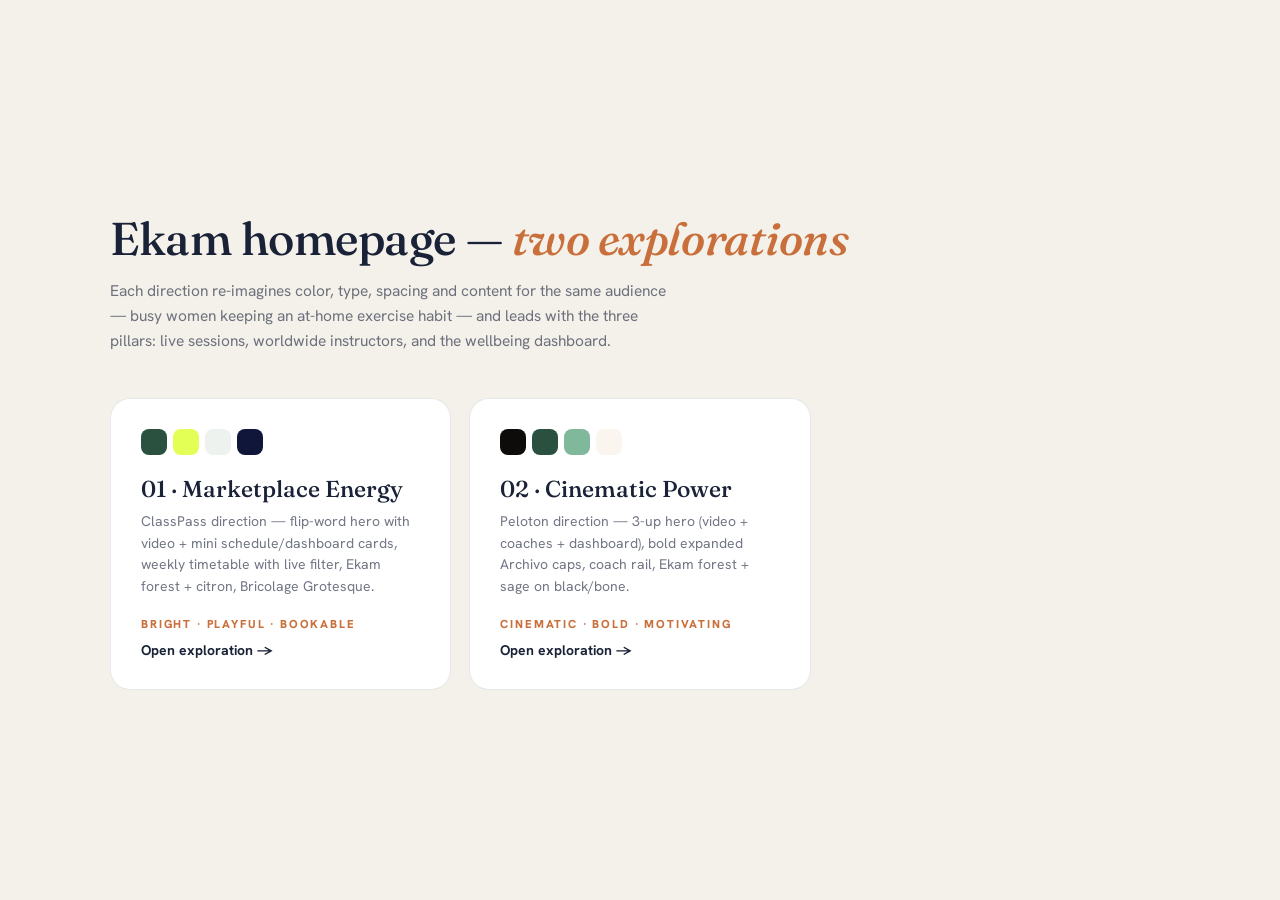
<file: index.html>
<!DOCTYPE html>
<html lang="en">
<head>
<meta charset="UTF-8">
<meta name="viewport" content="width=device-width, initial-scale=1.0">
<title>Ekam — Homepage Redesign Explorations</title>
<link href="https://fonts.googleapis.com/css2?family=Fraunces:ital,opsz,wght@0,9..144,400;0,9..144,500;1,9..144,400&family=Hanken+Grotesk:wght@400;600;700&display=swap" rel="stylesheet">
<style>
*{margin:0;padding:0;box-sizing:border-box}
body{font-family:'Hanken Grotesk',sans-serif;background:#F4F1EA;color:#1A2238;min-height:100svh;display:grid;place-items:center;padding:48px 24px;-webkit-font-smoothing:antialiased}
.hub{max-width:1060px;width:100%}
h1{font-family:'Fraunces',serif;font-weight:500;font-size:clamp(30px,4vw,46px);letter-spacing:-.01em}
h1 em{font-style:italic;color:#C96F3B}
.sub{margin-top:12px;color:rgba(26,34,56,.62);font-size:15.5px;max-width:62ch;line-height:1.6}
.cards{margin-top:44px;display:grid;grid-template-columns:repeat(3,1fr);gap:18px}
a.card{display:flex;flex-direction:column;background:#fff;border-radius:20px;padding:30px;text-decoration:none;color:inherit;border:1.5px solid rgba(26,34,56,.1);transition:transform .2s,box-shadow .2s;min-height:280px}
a.card:hover{transform:translateY(-5px);box-shadow:0 24px 50px -22px rgba(26,34,56,.3)}
.swatches{display:flex;gap:6px}
.swatches i{width:26px;height:26px;border-radius:8px}
.card h2{margin-top:20px;font-family:'Fraunces',serif;font-weight:500;font-size:23px}
.card p{margin-top:8px;font-size:14px;line-height:1.55;color:rgba(26,34,56,.62);flex:1}
.card small{margin-top:18px;font-size:11.5px;font-weight:800;letter-spacing:.16em;text-transform:uppercase;color:#C96F3B}
.open{margin-top:10px;font-weight:700;font-size:14px}
@media(max-width:900px){.cards{grid-template-columns:1fr}}
</style>
</head>
<body>
<div class="hub">
  <h1>Ekam homepage — <em>two explorations</em></h1>
  <p class="sub">Each direction re-imagines color, type, spacing and content for the same audience — busy women keeping an at-home exercise habit — and leads with the three pillars: live sessions, worldwide instructors, and the wellbeing dashboard.</p>
  <div class="cards">
    <a class="card" href="explore-1.html">
      <span class="swatches"><i style="background:#2A513F"></i><i style="background:#E3FE54"></i><i style="background:#EDF2EE"></i><i style="background:#10163A"></i></span>
      <h2>01 · Marketplace Energy</h2>
      <p>ClassPass direction — flip-word hero with video + mini schedule/dashboard cards, weekly timetable with live filter, Ekam forest + citron, Bricolage Grotesque.</p>
      <small>Bright · Playful · Bookable</small>
      <span class="open">Open exploration →</span>
    </a>
    <a class="card" href="explore-2.html">
      <span class="swatches"><i style="background:#0D0C0B"></i><i style="background:#2A513F"></i><i style="background:#7FB89B"></i><i style="background:#FAF6EF"></i></span>
      <h2>02 · Cinematic Power</h2>
      <p>Peloton direction — 3-up hero (video + coaches + dashboard), bold expanded Archivo caps, coach rail, Ekam forest + sage on black/bone.</p>
      <small>Cinematic · Bold · Motivating</small>
      <span class="open">Open exploration →</span>
    </a>
  </div>
</div>
</body>
</html>
</file>
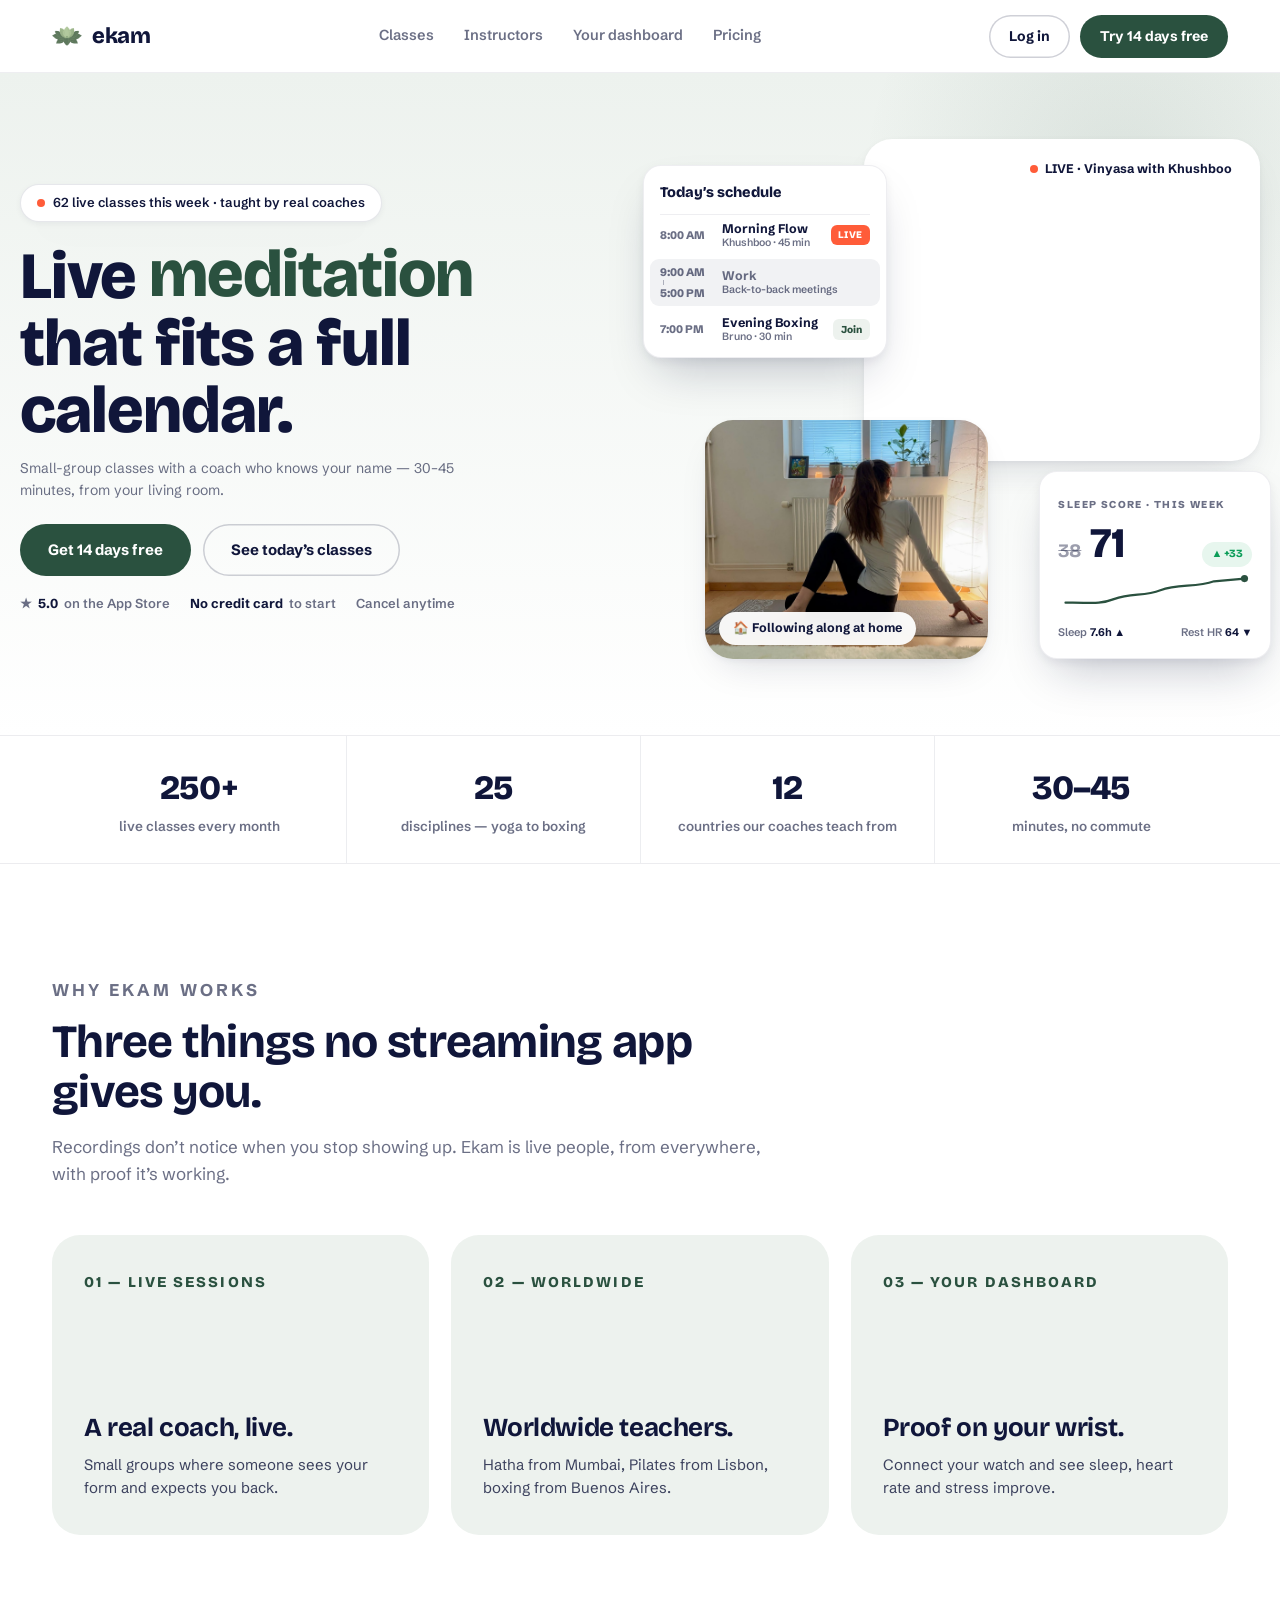
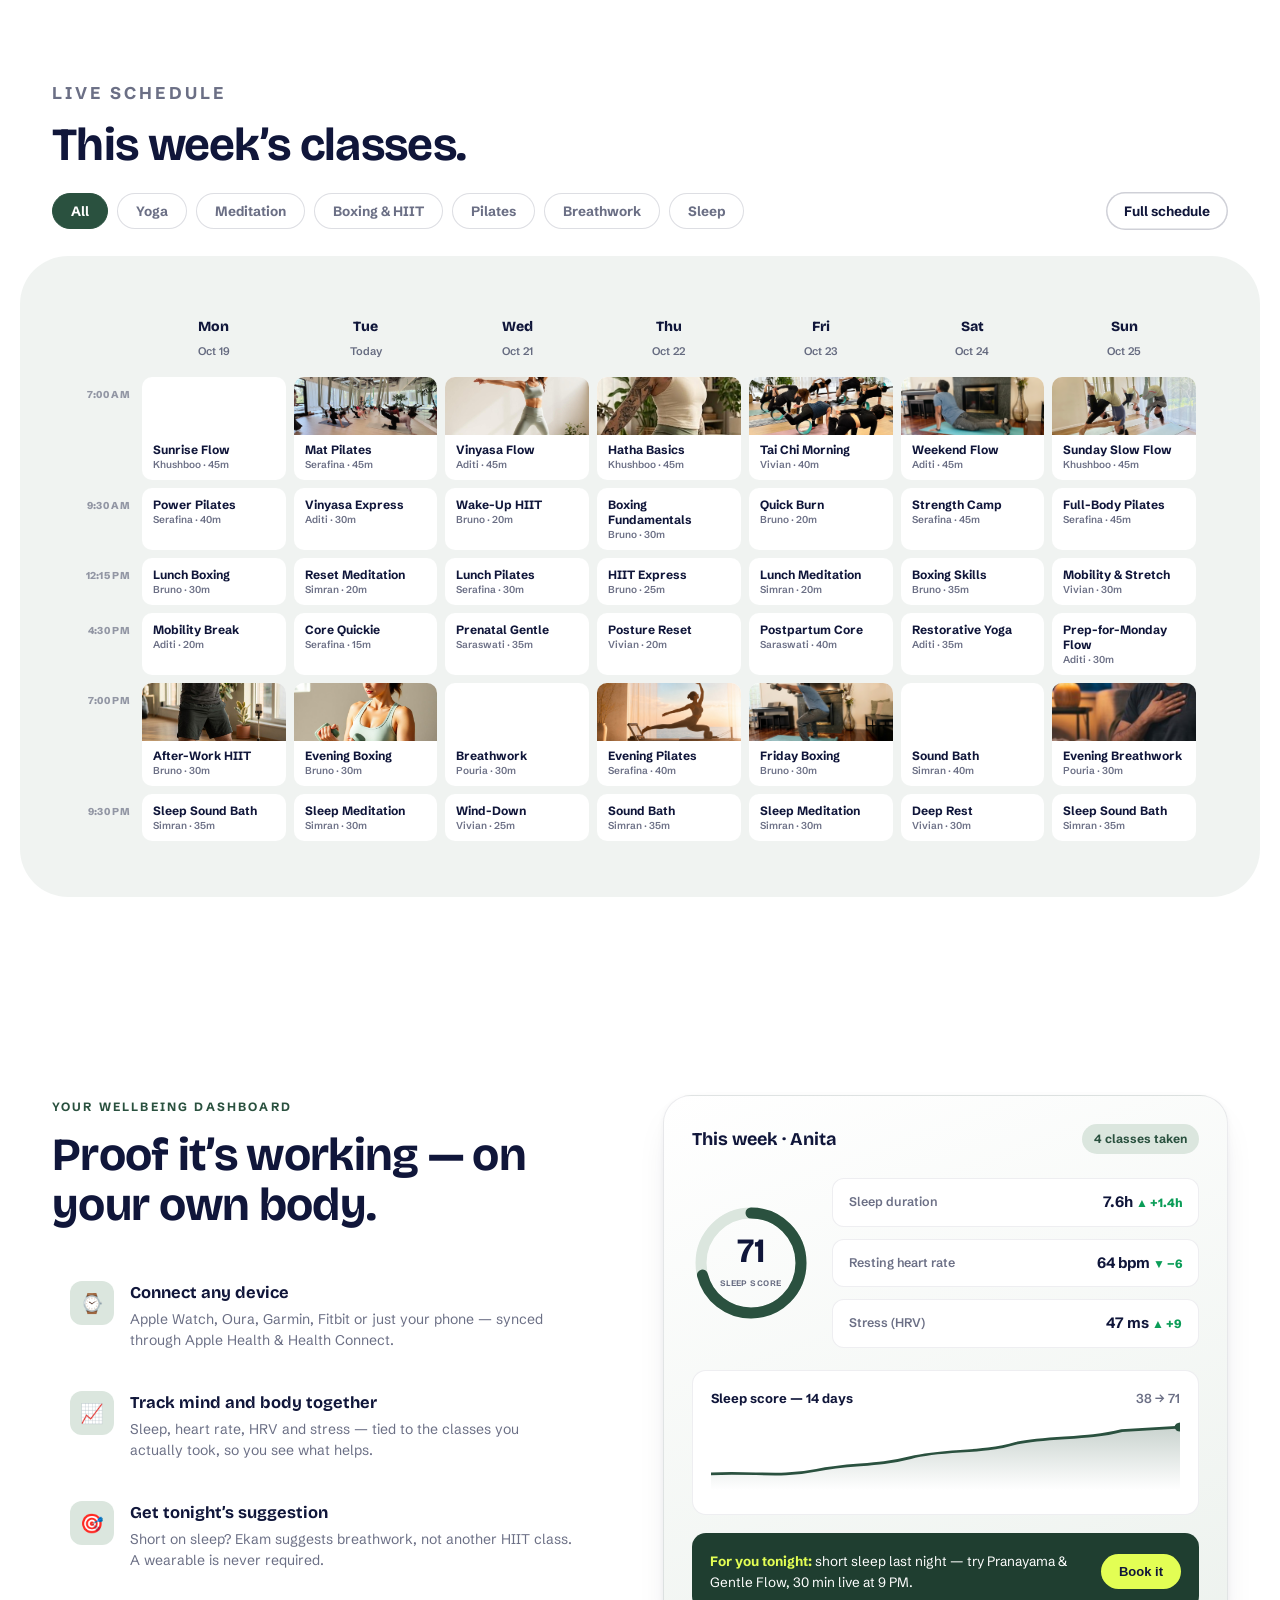
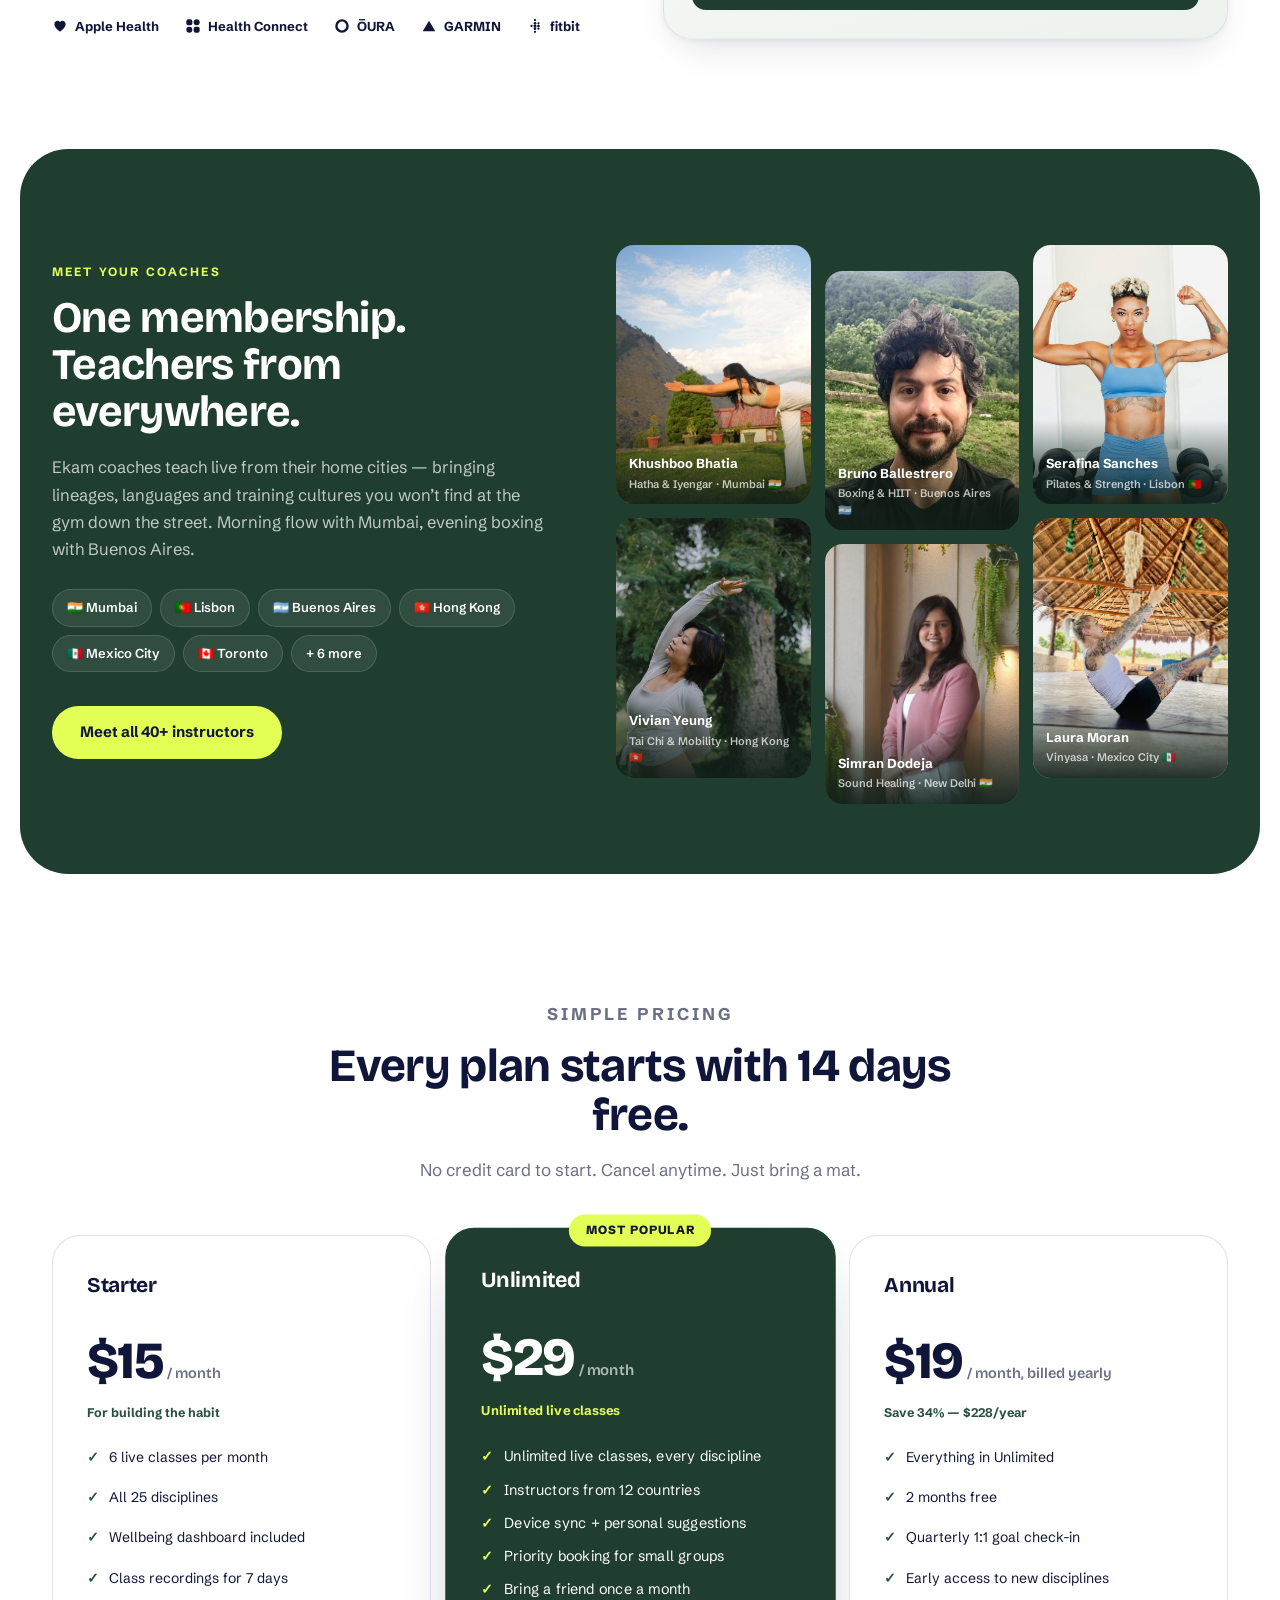
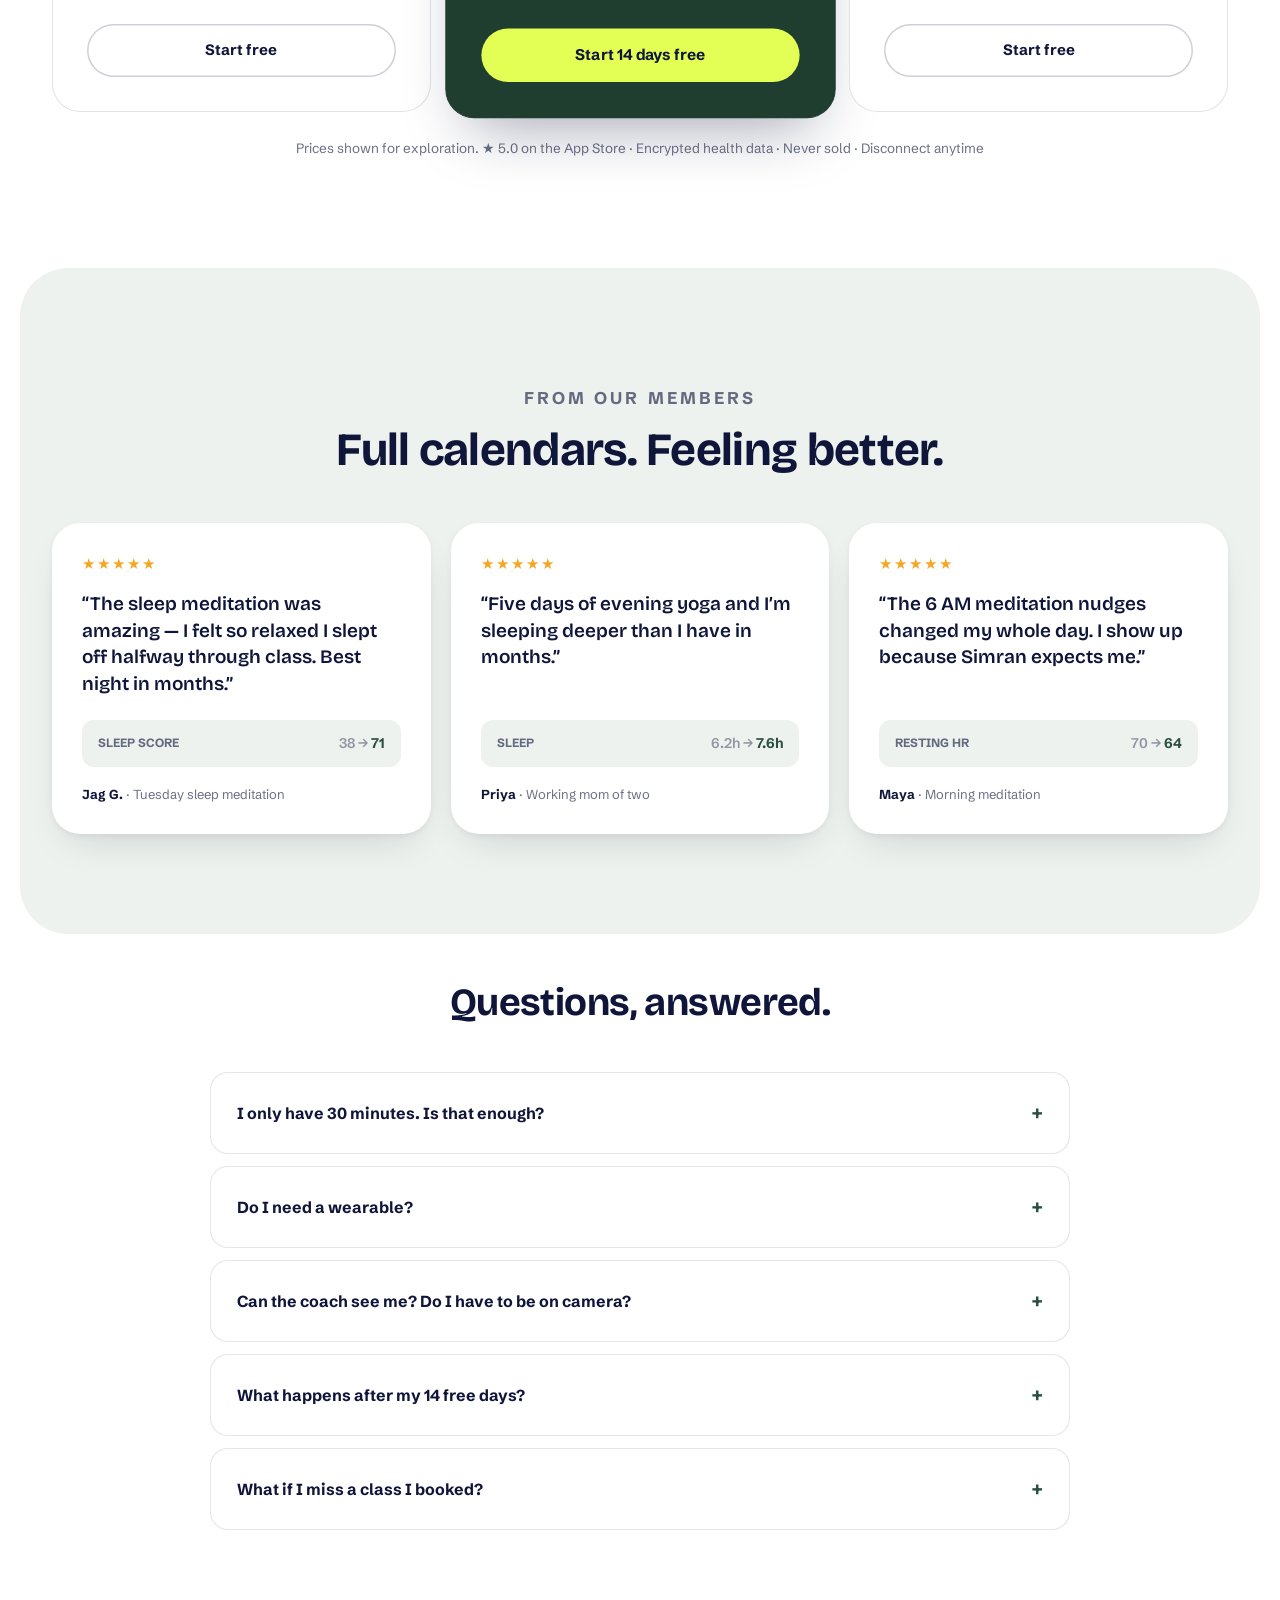
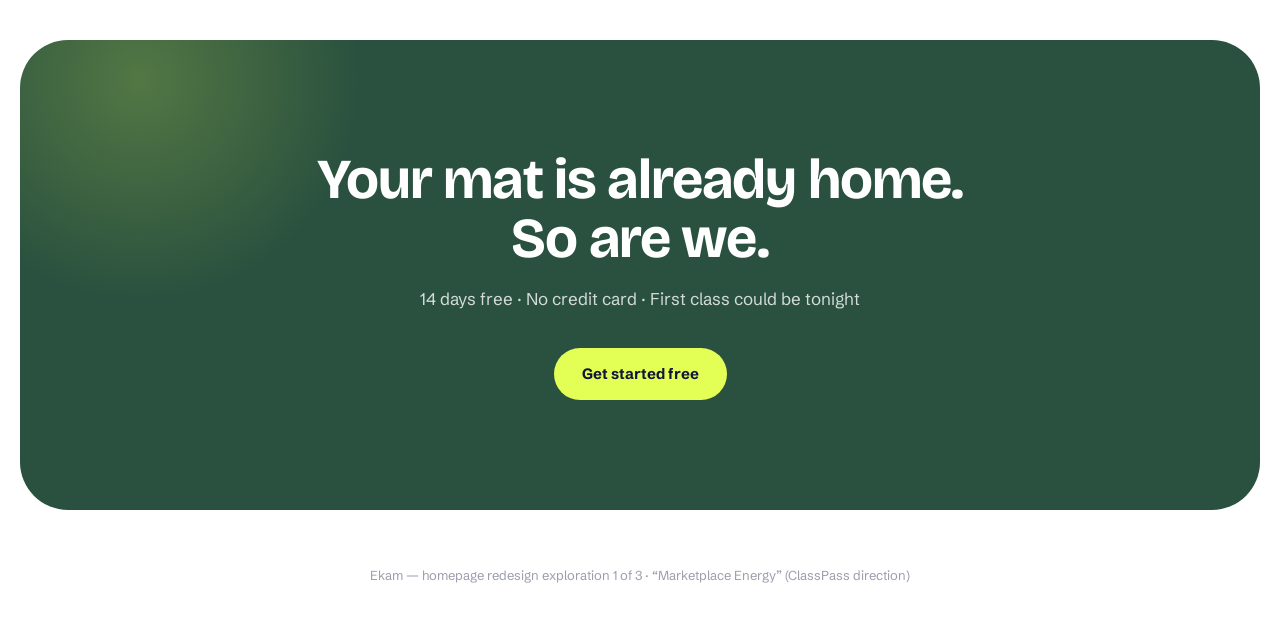
<file: explore-1.html>
<!DOCTYPE html>
<html lang="en">
<head>
<meta charset="UTF-8">
<meta name="viewport" content="width=device-width, initial-scale=1.0">
<title>Ekam — Exploration 1 · Marketplace Energy (ClassPass direction)</title>
<link rel="preconnect" href="https://fonts.googleapis.com">
<link rel="preconnect" href="https://fonts.gstatic.com" crossorigin>
<link href="https://fonts.googleapis.com/css2?family=Bricolage+Grotesque:opsz,wght@12..96,400;12..96,500;12..96,600;12..96,700;12..96,800&family=Schibsted+Grotesk:ital,wght@0,400;0,500;0,600;0,700;1,400&display=swap" rel="stylesheet">
<style>
:root{
  --cobalt:#2A513F;
  --cobalt-deep:#1F3E30;
  --ink:#10163A;
  --ink-60:rgba(16,22,58,.62);
  --ink-40:rgba(16,22,58,.42);
  --ice:#EDF2EE;
  --ice-deep:#DBE6DE;
  --citron:#E3FE54;
  --citron-deep:#C8E62E;
  --paper:#FFFFFF;
  --coral:#FF5C39;
  --radius-lg:28px;
  --radius-md:18px;
  --radius-sm:12px;
  --display:'Bricolage Grotesque',sans-serif;
  --body:'Schibsted Grotesk',sans-serif;
  --shadow-card:0 2px 6px rgba(16,22,58,.05),0 18px 40px -18px rgba(16,22,58,.18);
  --maxw:1240px;
}
*{margin:0;padding:0;box-sizing:border-box}
html{scroll-behavior:smooth}
body{font-family:var(--body);color:var(--ink);background:var(--paper);-webkit-font-smoothing:antialiased;line-height:1.5}
img{max-width:100%;display:block}
a{color:inherit;text-decoration:none}
.wrap{max-width:var(--maxw);margin:0 auto;padding:0 32px}
.eyebrow{font-family:var(--body);font-size:12px;font-weight:700;letter-spacing:.18em;text-transform:uppercase;color:var(--cobalt)}
h1,h2,h3{font-family:var(--display);font-weight:700;letter-spacing:-.015em}
.btn{display:inline-flex;align-items:center;gap:8px;font-family:var(--body);font-weight:700;font-size:15px;border-radius:999px;padding:15px 28px;cursor:pointer;border:none;transition:transform .15s ease, box-shadow .15s ease, background .15s ease}
.btn:active{transform:scale(.97)}
.btn-primary{background:var(--cobalt);color:#fff}
.btn-primary:hover{background:var(--cobalt-deep);box-shadow:0 10px 24px -8px rgba(42,81,63,.5)}
.btn-ghost{background:transparent;color:var(--ink);box-shadow:inset 0 0 0 1.5px rgba(16,22,58,.2)}
.btn-ghost:hover{background:var(--ice)}
.btn-citron{background:var(--citron);color:var(--ink)}
.btn-citron:hover{background:var(--citron-deep)}

/* ───────── header ───────── */
header{position:sticky;top:0;z-index:50;background:rgba(255,255,255,.88);backdrop-filter:blur(14px);border-bottom:1px solid rgba(16,22,58,.07)}
.nav{display:flex;align-items:center;justify-content:space-between;height:72px}
.logo{display:flex;align-items:center;gap:10px;font-family:var(--display);font-size:22px;font-weight:800;letter-spacing:-.02em}
.logo img{height:30px;width:30px;object-fit:contain}
.nav-links{display:flex;gap:30px;font-size:14.5px;font-weight:600;color:var(--ink-60)}
.nav-links a:hover{color:var(--ink)}
.nav-cta{display:flex;gap:10px}
.nav-cta .btn{padding:11px 20px;font-size:14px}

/* ───────── hero ───────── */
.hero{background:linear-gradient(180deg,var(--ice) 0%,#fff 100%);overflow:hidden;position:relative}
.hero::before{content:"";position:absolute;width:560px;height:560px;border-radius:50%;background:radial-gradient(circle,rgba(42,81,63,.10),transparent 65%);top:-180px;right:-120px}
.hero-grid{display:grid;grid-template-columns:1.05fr .95fr;gap:48px;align-items:center;padding:66px 0 76px;position:relative}
.hero-badge{display:inline-flex;align-items:center;gap:8px;background:#fff;border:1.5px solid rgba(16,22,58,.1);border-radius:999px;padding:8px 16px;font-size:13px;font-weight:600;box-shadow:var(--shadow-card)}
.live-dot{width:8px;height:8px;border-radius:50%;background:var(--coral);animation:pulse 1.6s infinite}
@keyframes pulse{0%,100%{box-shadow:0 0 0 0 rgba(255,92,57,.5)}60%{box-shadow:0 0 0 7px rgba(255,92,57,0)}}
.hero h1{font-size:clamp(44px,5.2vw,66px);line-height:1.02;margin-top:18px;font-weight:800}
.flip-wrap{display:inline-grid;vertical-align:bottom;overflow:hidden;height:1.06em}
.flip-inner{display:grid;transition:transform .55s cubic-bezier(.76,0,.24,1)}
.flip-inner span{height:1.06em;line-height:1.06;color:var(--cobalt);white-space:nowrap}
.hero-sub{margin-top:14px;font-size:14px;line-height:1.55;color:var(--ink-60);max-width:440px}
.hero-ctas{margin-top:22px;display:flex;gap:12px;align-items:center}
.hero-proof{margin-top:18px;display:flex;gap:20px;font-size:13px;font-weight:600;color:var(--ink-60);flex-wrap:wrap}
.hero-proof span{display:flex;align-items:center;gap:6px}
.hero-proof b{color:var(--ink)}

/* hero collage */
.collage{position:relative;height:520px}
.collage-card{position:absolute;border-radius:var(--radius-lg);overflow:hidden;box-shadow:var(--shadow-card);background:#fff}
.collage-card img,.collage-card video{width:100%;height:100%;object-fit:cover}
.cc-1{width:70%;height:62%;top:0;right:0;animation:float1 7s ease-in-out infinite}
.cc-2{width:50%;height:46%;bottom:0;left:2%;animation:float2 8s ease-in-out infinite}
@keyframes float1{0%,100%{transform:translateY(0)}50%{transform:translateY(-10px)}}
@keyframes float2{0%,100%{transform:translateY(0)}50%{transform:translateY(8px)}}
.cc-tag{position:absolute;left:14px;bottom:14px;background:rgba(255,255,255,.94);backdrop-filter:blur(6px);border-radius:999px;padding:7px 14px;font-size:12.5px;font-weight:700;display:flex;align-items:center;gap:7px}
.cc-tag.live{left:auto;bottom:auto;top:14px;right:14px}
.cc-tag.live .live-dot{background:var(--coral)}
/* floating mini cards */
.mini-card{position:absolute;background:#fff;border-radius:18px;box-shadow:0 4px 10px rgba(16,22,58,.06),0 24px 48px -16px rgba(16,22,58,.25);border:1px solid rgba(16,22,58,.07);z-index:3}
.mini-sched{top:5%;left:-9%;width:244px;padding:16px 16px 8px;animation:float2 6.5s ease-in-out infinite}
.ms-head{display:flex;justify-content:space-between;align-items:center;padding-bottom:10px}
.ms-head b{font-family:var(--display);font-size:14.5px;font-weight:800}
.ms-head span{font-size:10.5px;font-weight:800;letter-spacing:.1em;color:var(--cobalt);background:var(--ice);border-radius:999px;padding:4px 9px}
.ms-row{display:flex;align-items:center;gap:10px;padding:6px 0;border-top:1px solid rgba(16,22,58,.07)}
.ms-time{font-size:11px;font-weight:800;color:var(--ink-60);width:52px;flex:0 0 auto}
.ms-row div{min-width:0}
.ms-row b{display:block;font-size:12.5px;font-weight:700;line-height:1.25;white-space:nowrap;overflow:hidden;text-overflow:ellipsis}
.ms-row small{display:block;font-size:10.5px;line-height:1.25;color:var(--ink-60);font-weight:600}
.ms-live{margin-left:auto;flex:0 0 auto;font-size:9.5px;font-weight:800;letter-spacing:.06em;color:#fff;background:var(--coral);border-radius:6px;padding:3px 7px}
.ms-range{display:grid;gap:2px;line-height:1.1}
.ms-range i{font-style:normal}
.ms-range u{width:1.5px;height:5px;background:rgba(16,22,58,.3);margin-left:3px;text-decoration:none}
.ms-work{background:#F1F2F4;border-radius:9px;padding:7px 10px;margin:3px -10px;border-top:none}
.ms-work+.ms-row{border-top:none}
.ms-work b{color:var(--ink-60)}
.ms-join{margin-left:auto;flex:0 0 auto;font-size:10px;font-weight:800;color:var(--cobalt);background:var(--ice);border-radius:6px;padding:3px 8px}
.mini-dash{bottom:0;right:-2%;width:232px;padding:18px;animation:float1 7.5s ease-in-out infinite}
.md-label{font-size:10px;font-weight:800;letter-spacing:.14em;color:var(--ink-60)}
.md-score{display:flex;align-items:baseline;gap:9px;margin-top:8px;font-family:var(--display)}
.md-score b{font-size:42px;font-weight:800;line-height:1}
.md-score s{font-size:19px;color:var(--ink-40);font-weight:700}
.md-delta{margin-left:auto;font-size:11px;font-weight:800;color:#0B9D58;background:#E7F6EE;border-radius:999px;padding:4px 9px}
.md-sub{margin-top:9px;font-size:11px;font-weight:600;color:var(--ink-60);display:flex;justify-content:space-between}
.md-sub b{color:var(--ink)}

/* stats strip */
.stats-strip{border-block:1px solid rgba(16,22,58,.08);background:#fff}
.stats-grid{display:grid;grid-template-columns:repeat(4,1fr);text-align:center}
.stats-grid div{padding:26px 16px;border-left:1px solid rgba(16,22,58,.08)}
.stats-grid div:first-child{border-left:none}
.stats-grid b{display:block;font-family:var(--display);font-size:34px;font-weight:800;letter-spacing:-.02em}
.stats-grid small{font-size:13.5px;color:var(--ink-60);font-weight:600}

/* ───────── 3 feature cards ───────── */
.features{padding:96px 0 40px}
.sec-head{max-width:720px}
.sec-head h2{font-size:clamp(32px,3.6vw,48px);line-height:1.08;margin-top:14px}
.sec-head p{margin-top:16px;font-size:17px;color:var(--ink-60);line-height:1.6}
.feat-grid{margin-top:48px;display:grid;grid-template-columns:repeat(3,1fr);gap:22px}
.feat-card{border-radius:var(--radius-lg);padding:36px 32px;min-height:300px;display:flex;flex-direction:column;transition:transform .3s ease}
.feat-card:hover{transform:translateY(-6px)}
.feat-card.c1,.feat-card.c2,.feat-card.c3{background:var(--ice);color:var(--ink)}
.feat-num{font-family:var(--display);font-weight:800;font-size:15px;letter-spacing:.14em;color:var(--cobalt)}
.feat-card h3{font-size:26px;margin-top:auto;line-height:1.15;padding-top:48px}
.feat-card p{margin-top:10px;font-size:15px;line-height:1.55;opacity:.8}

/* ───────── class carousel ───────── */
.carousel-sec{padding:88px 0}
.car-head{display:flex;align-items:flex-end;justify-content:space-between;gap:24px}
.car-nav{display:flex;gap:10px}
.car-btn{width:48px;height:48px;border-radius:50%;border:1.5px solid rgba(16,22,58,.18);background:#fff;cursor:pointer;font-size:18px;display:grid;place-items:center;transition:all .15s}
.car-btn:hover{background:var(--cobalt);color:#fff;border-color:var(--cobalt)}
.cat-chips{display:flex;gap:9px;flex-wrap:wrap;width:100%;margin-top:22px}
.cat-chips button{font-family:var(--body);font-size:13.5px;font-weight:700;padding:9px 18px;border-radius:999px;border:1.5px solid rgba(16,22,58,.14);background:#fff;cursor:pointer;color:var(--ink-60);transition:all .15s}
.cat-chips button.on,.cat-chips button:hover{background:var(--cobalt);color:#fff;border-color:var(--cobalt)}
.week-wrap{margin:26px calc(50% - 50vw + 20px) 0;overflow-x:auto;background:rgba(42,81,63,.07);border-radius:48px;padding:56px 64px}
.wk{display:grid;grid-template-columns:50px repeat(7,1fr);gap:8px;min-width:1060px}
.wk-corner{}
.wk-head{text-align:center;padding:4px 0 8px}
.wk-head b{font-family:var(--display);font-size:14px;font-weight:800;display:block}
.wk-head small{font-size:11px;font-weight:600;color:var(--ink-60)}
.wk-time{font-size:10px;font-weight:800;color:var(--ink-40);text-align:right;padding:10px 4px 0 0;letter-spacing:.03em}
.cell{background:#fff;border-radius:10px;padding:9px 11px;cursor:pointer;transition:background .15s,opacity .3s}
.cell:hover{background:var(--citron)}
.cell b{display:block;font-size:12px;font-weight:700;line-height:1.25}
.cell small{display:block;font-size:10px;font-weight:600;color:var(--ink-60);line-height:1.3;margin-top:1px}
.cell.dim{opacity:.16;pointer-events:none}
.cell-video{padding:0;overflow:hidden;display:flex;flex-direction:column}
.cell-video video,.cell-video img{width:100%;height:58px;object-fit:cover;display:block}
.cell-video .cv-cap{padding:7px 11px 9px}

/* ───────── instructors ───────── */
.world{background:var(--cobalt-deep);color:#fff;padding:96px 0;border-radius:48px;margin:0 20px}
.world .eyebrow{color:var(--citron)}
.world-grid{display:grid;grid-template-columns:.9fr 1.1fr;gap:64px;align-items:center}
.world h2{font-size:clamp(32px,3.4vw,46px);line-height:1.08;margin-top:14px}
.world p.lead{margin-top:18px;font-size:16.5px;line-height:1.65;color:rgba(255,255,255,.72)}
.flag-row{margin-top:26px;display:flex;flex-wrap:wrap;gap:8px}
.flag-row span{font-size:13px;font-weight:600;padding:8px 14px;border-radius:999px;background:rgba(255,255,255,.08);border:1px solid rgba(255,255,255,.14)}
.tutor-grid{display:grid;grid-template-columns:repeat(3,1fr);gap:14px}
.tutor{border-radius:var(--radius-md);overflow:hidden;position:relative;aspect-ratio:3/4;background:#24473A}
.tutor img{width:100%;height:100%;object-fit:cover;transition:transform .5s}
.tutor:hover img{transform:scale(1.06)}
.tutor figcaption{position:absolute;inset-inline:0;bottom:0;padding:34px 13px 12px;background:linear-gradient(transparent,rgba(16,32,25,.9));font-size:13px;font-weight:700}
.tutor figcaption small{display:block;font-size:11px;font-weight:600;color:rgba(255,255,255,.72);margin-top:2px}
.tutor:nth-child(2){translate:0 26px}
.tutor:nth-child(5){translate:0 26px}

/* ───────── dashboard ───────── */
.dash{padding:110px 0}
.dash-grid{display:grid;grid-template-columns:1fr 1.05fr;gap:72px;align-items:center}
.dash-points{margin-top:34px;display:grid;gap:4px}
.dash-point{display:flex;gap:16px;padding:18px;border-radius:var(--radius-md);transition:background .2s}
.dash-point:hover{background:var(--ice)}
.dp-ic{flex:0 0 44px;height:44px;border-radius:12px;background:var(--ice-deep);display:grid;place-items:center;font-size:19px}
.dash-point h4{font-size:16.5px;font-weight:700;font-family:var(--display)}
.dash-point p{font-size:14px;color:var(--ink-60);margin-top:3px;line-height:1.5}
.device-chips{margin-top:28px;display:flex;gap:26px;flex-wrap:wrap;align-items:center}
.device-chips span{display:inline-flex;align-items:center;gap:7px;font-size:13px;font-weight:700;color:var(--ink)}
/* mock dashboard panel */
.panel{background:linear-gradient(160deg,#fff, var(--ice));border:1px solid rgba(16,22,58,.08);border-radius:var(--radius-lg);box-shadow:var(--shadow-card);padding:28px;position:relative}
.panel-head{display:flex;justify-content:space-between;align-items:center}
.panel-head b{font-family:var(--display);font-size:18px}
.panel-head span{font-size:12px;font-weight:700;color:var(--cobalt);background:var(--ice-deep);padding:6px 12px;border-radius:999px}
.rings{display:flex;gap:22px;margin-top:24px;align-items:center}
.ring{position:relative;width:118px;height:118px;flex:0 0 auto}
.ring svg{transform:rotate(-90deg)}
.ring .val{position:absolute;inset:0;display:grid;place-items:center;text-align:center;font-family:var(--display)}
.ring .val b{font-size:34px;display:block;line-height:1.05}
.ring .val small{font-size:8.5px;color:var(--ink-60);font-weight:700;letter-spacing:.05em}
.metric-rows{flex:1;display:grid;gap:12px}
.metric-row{display:flex;justify-content:space-between;align-items:center;background:#fff;border-radius:12px;padding:12px 16px;border:1px solid rgba(16,22,58,.07)}
.metric-row small{font-size:12.5px;font-weight:600;color:var(--ink-60)}
.metric-row b{font-size:15px}
.delta{font-size:12px;font-weight:800;color:#0B9D58}
.delta.down{color:#0B9D58}
.spark{margin-top:22px;background:#fff;border-radius:14px;padding:18px;border:1px solid rgba(16,22,58,.07)}
.spark-top{display:flex;justify-content:space-between;font-size:13px;font-weight:700}
.spark-top span{color:var(--ink-60);font-weight:600}
.suggest{margin-top:18px;background:var(--cobalt-deep);color:#fff;border-radius:14px;padding:18px;display:flex;justify-content:space-between;align-items:center;gap:14px}
.suggest p{font-size:13.5px;line-height:1.5}
.suggest p b{color:var(--citron)}
.suggest button{flex:0 0 auto;background:var(--citron);border:none;color:var(--ink);font-weight:800;font-size:13px;padding:10px 18px;border-radius:999px;cursor:pointer}

/* ───────── testimonials ───────── */
.social{background:var(--ice);padding:100px 0;border-radius:48px;margin:0 20px}
.quote-grid{margin-top:48px;display:grid;grid-template-columns:repeat(3,1fr);gap:20px}
.quote-card{background:#fff;border-radius:var(--radius-lg);padding:30px;box-shadow:var(--shadow-card);display:flex;flex-direction:column}
.stars{color:#F5A623;font-size:15px;letter-spacing:2px}
.quote-card blockquote{margin-top:16px;font-family:var(--display);font-size:19px;line-height:1.4;font-weight:600;flex:1}
.q-metric{margin-top:22px;background:var(--ice);border-radius:12px;padding:13px 16px;display:flex;align-items:center;justify-content:space-between}
.q-metric small{font-size:12px;font-weight:700;color:var(--ink-60)}
.q-metric b{font-size:14px}
.q-metric b em{font-style:normal;color:var(--ink-40);font-weight:600}
.q-metric b strong{color:var(--cobalt)}
.q-who{margin-top:18px;font-size:13px;color:var(--ink-60)}
.q-who b{color:var(--ink)}

/* ───────── pricing ───────── */
.pricing{padding:110px 0}
.price-grid{margin-top:52px;display:grid;grid-template-columns:repeat(3,1fr);gap:20px;align-items:stretch}
.price-card{border:1.5px solid rgba(16,22,58,.12);border-radius:var(--radius-lg);padding:34px;display:flex;flex-direction:column;position:relative;background:#fff}
.price-card.hot{background:var(--cobalt-deep);color:#fff;border-color:var(--cobalt-deep);transform:scale(1.03);box-shadow:0 30px 60px -24px rgba(16,22,58,.4)}
.hot-tag{position:absolute;top:-14px;left:50%;translate:-50% 0;background:var(--citron);color:var(--ink);font-size:11.5px;font-weight:800;letter-spacing:.08em;padding:7px 16px;border-radius:999px}
.price-card h3{font-size:21px}
.price-card .amount{margin-top:20px;font-family:var(--display)}
.price-card .amount b{font-size:52px;font-weight:800;letter-spacing:-.03em}
.price-card .amount span{font-size:14.5px;color:var(--ink-60);font-weight:600}
.price-card.hot .amount span{color:rgba(255,255,255,.65)}
.price-note{margin-top:4px;font-size:12.5px;font-weight:700;color:var(--cobalt)}
.price-card.hot .price-note{color:var(--citron)}
.price-feats{margin-top:24px;display:grid;gap:12px;font-size:14px;flex:1}
.price-feats span{display:flex;gap:10px;align-items:flex-start;line-height:1.45}
.price-feats span::before{content:"✓";font-weight:800;color:var(--cobalt)}
.price-card.hot .price-feats span::before{color:var(--citron)}
.price-card .btn{margin-top:28px;justify-content:center}
.price-foot{margin-top:26px;text-align:center;font-size:13.5px;color:var(--ink-60)}

/* ───────── faq + cta ───────── */
.faq{padding:40px 0 110px;max-width:860px;margin:0 auto}
.faq h2{text-align:center;font-size:clamp(30px,3vw,42px)}
.faq-list{margin-top:40px;display:grid;gap:12px}
details{background:#fff;border:1.5px solid rgba(16,22,58,.11);border-radius:var(--radius-md);padding:22px 26px;transition:border-color .2s}
details[open]{border-color:var(--cobalt)}
summary{cursor:pointer;font-weight:700;font-size:16px;list-style:none;display:flex;justify-content:space-between;align-items:center;gap:14px}
summary::after{content:"+";font-family:var(--display);font-size:24px;color:var(--cobalt);font-weight:600;transition:rotate .2s}
details[open] summary::after{rotate:45deg}
details p{margin-top:12px;font-size:14.5px;line-height:1.6;color:var(--ink-60)}
.final{margin:0 20px 20px;background:var(--cobalt);border-radius:48px;color:#fff;text-align:center;padding:110px 32px;position:relative;overflow:hidden}
.final::before{content:"";position:absolute;width:480px;height:480px;border-radius:50%;background:radial-gradient(circle,rgba(227,254,84,.22),transparent 65%);top:-200px;left:-120px}
.final h2{font-size:clamp(36px,4.4vw,58px);line-height:1.05;position:relative}
.final p{margin-top:18px;font-size:17px;color:rgba(255,255,255,.8);position:relative}
.final .btn{margin-top:36px;position:relative}
footer{padding:36px 0;text-align:center;font-size:13px;color:var(--ink-40)}

/* reveal on scroll */
.reveal{opacity:0;translate:0 26px;transition:opacity .7s ease, translate .7s ease}
.reveal.in{opacity:1;translate:0 0}
@media (max-width:1020px){
  .hero-grid,.world-grid,.dash-grid{grid-template-columns:1fr;gap:44px}
  .feat-grid,.quote-grid,.price-grid{grid-template-columns:1fr;max-width:520px;margin-inline:auto}
  .feat-grid{margin-top:48px}
  .stats-grid{grid-template-columns:repeat(2,1fr)}
  .stats-grid div:nth-child(3){border-left:none}
  .collage{height:420px}
  .nav-links{display:none}
  .price-card.hot{transform:none}
}
</style>
</head>
<body>

<header>
  <div class="wrap nav">
    <a class="logo" href="#"><img src="assets/ekam-logo.png" alt="">ekam</a>
    <nav class="nav-links">
      <a href="#classes">Classes</a>
      <a href="#instructors">Instructors</a>
      <a href="#dashboard">Your dashboard</a>
      <a href="#pricing">Pricing</a>
    </nav>
    <div class="nav-cta">
      <a class="btn btn-ghost" href="#">Log in</a>
      <a class="btn btn-primary" href="#pricing">Try 14 days free</a>
    </div>
  </div>
</header>

<!-- HERO -->
<section class="hero">
  <div class="wrap hero-grid">
    <div>
      <span class="hero-badge"><span class="live-dot"></span>62 live classes this week · taught by real coaches</span>
      <h1>Live
        <span class="flip-wrap"><span class="flip-inner" id="flip">
          <span>yoga</span><span>meditation</span><span>boxing</span><span>pilates</span><span>breathwork</span><span>yoga</span>
        </span></span><br>
        that fits a full calendar.
      </h1>
      <p class="hero-sub">Small-group classes with a coach who knows your name — 30–45 minutes, from your living room.</p>
      <div class="hero-ctas">
        <a class="btn btn-primary" href="#pricing">Get 14 days free</a>
        <a class="btn btn-ghost" href="#classes">See today’s classes</a>
      </div>
      <div class="hero-proof">
        <span>★ <b>5.0</b> on the App Store</span>
        <span><b>No credit card</b> to start</span>
        <span>Cancel anytime</span>
      </div>
    </div>
    <div class="collage">
      <div class="mini-card mini-sched">
        <div class="ms-head"><b>Today’s schedule</b></div>
        <div class="ms-row"><span class="ms-time">8:00 AM</span><div><b>Morning Flow</b><small>Khushboo · 45 min</small></div><span class="ms-live">LIVE</span></div>
        <div class="ms-row ms-work"><span class="ms-time ms-range"><i>9:00 AM</i><u></u><i>5:00 PM</i></span><div><b>Work</b><small>Back-to-back meetings</small></div></div>
        <div class="ms-row"><span class="ms-time">7:00 PM</span><div><b>Evening Boxing</b><small>Bruno · 30 min</small></div><span class="ms-join">Join</span></div>
      </div>
      <div class="collage-card cc-1">
        <video src="assets/hero-demo.mp4" autoplay loop muted playsinline></video>
        <span class="cc-tag live"><span class="live-dot"></span>LIVE · Vinyasa with Khushboo</span>
      </div>
      <div class="collage-card cc-2">
        <img src="assets/home-follow.jpg" style="object-position:center 55%" alt="Member following the class from home">
        <span class="cc-tag">🏠 Following along at home</span>
      </div>
      <div class="mini-card mini-dash">
        <span class="md-label">SLEEP SCORE · THIS WEEK</span>
        <div class="md-score"><s>38</s><b>71</b><span class="md-delta">▲ +33</span></div>
        <svg viewBox="0 0 200 38" width="100%" height="34" style="margin-top:8px">
          <path d="M0,31 C24,30 36,34 54,27 C74,20 88,24 106,17 C126,10 146,14 166,7 L200,4" fill="none" stroke="#2A513F" stroke-width="2.5" stroke-linecap="round"/>
          <circle cx="200" cy="4" r="4" fill="#2A513F"/>
        </svg>
        <div class="md-sub"><span>Sleep <b>7.6h ▲</b></span><span>Rest HR <b>64 ▼</b></span></div>
      </div>
    </div>
  </div>
</section>

<!-- STATS -->
<section class="stats-strip">
  <div class="wrap stats-grid">
    <div class="reveal"><b>250+</b><small>live classes every month</small></div>
    <div class="reveal"><b>25</b><small>disciplines — yoga to boxing</small></div>
    <div class="reveal"><b>12</b><small>countries our coaches teach from</small></div>
    <div class="reveal"><b>30–45</b><small>minutes, no commute</small></div>
  </div>
</section>

<!-- 3 FEATURES -->
<section class="features">
  <div class="wrap">
    <div class="sec-head reveal">
      <p class="eyebrow">Why Ekam works</p>
      <h2>Three things no streaming app gives you.</h2>
      <p>Recordings don’t notice when you stop showing up. Ekam is live people, from everywhere, with proof it’s working.</p>
    </div>
    <div class="feat-grid">
      <article class="feat-card c1 reveal">
        <span class="feat-num">01 — LIVE SESSIONS</span>
        <h3>A real coach, live.</h3>
        <p>Small groups where someone sees your form and expects you back.</p>
      </article>
      <article class="feat-card c2 reveal" style="transition-delay:.1s">
        <span class="feat-num">02 — WORLDWIDE</span>
        <h3>Worldwide teachers.</h3>
        <p>Hatha from Mumbai, Pilates from Lisbon, boxing from Buenos Aires.</p>
      </article>
      <article class="feat-card c3 reveal" style="transition-delay:.2s">
        <span class="feat-num">03 — YOUR DASHBOARD</span>
        <h3>Proof on your wrist.</h3>
        <p>Connect your watch and see sleep, heart rate and stress improve.</p>
      </article>
    </div>
  </div>
</section>

<!-- CLASS CAROUSEL -->
<section class="carousel-sec" id="classes">
  <div class="wrap">
    <div class="sec-head reveal">
      <p class="eyebrow">Live schedule</p>
      <h2>This week’s classes.</h2>
    </div>
    <div class="cat-chips reveal" style="align-items:center">
      <button class="on">All</button><button data-f="yoga">Yoga</button><button data-f="meditation">Meditation</button><button data-f="boxing">Boxing &amp; HIIT</button><button data-f="pilates">Pilates</button><button data-f="breathwork">Breathwork</button><button data-f="sleep">Sleep</button>
      <a class="btn btn-ghost" style="margin-left:auto;padding:9px 18px;font-size:13.5px" href="#">Full schedule</a>
    </div>
    <div class="week-wrap">
    <div class="wk">
      <div class="wk-corner"></div>
      <div class="wk-head"><b>Mon</b><small>Oct 19</small></div>
      <div class="wk-head"><b>Tue</b><small>Today</small></div>
      <div class="wk-head"><b>Wed</b><small>Oct 21</small></div>
      <div class="wk-head"><b>Thu</b><small>Oct 22</small></div>
      <div class="wk-head"><b>Fri</b><small>Oct 23</small></div>
      <div class="wk-head"><b>Sat</b><small>Oct 24</small></div>
      <div class="wk-head"><b>Sun</b><small>Oct 25</small></div>
      <div class="wk-time">7:00 AM</div>
      <div class="cell cell-video" data-cat="yoga"><video src="assets/ekam-reel-yoga-sunrise.mp4" autoplay muted loop playsinline preload="metadata"></video><div class="cv-cap"><b>Sunrise Flow</b><small>Khushboo · 45m</small></div></div>
      <div class="cell cell-video" data-cat="pilates"><img src="assets/wenyoga-aerial-pilates.jpg" alt="" loading="lazy"><div class="cv-cap"><b>Mat Pilates</b><small>Serafina · 45m</small></div></div>
      <div class="cell cell-video" data-cat="yoga"><img src="assets/class-yoga.jpg" alt="" loading="lazy"><div class="cv-cap"><b>Vinyasa Flow</b><small>Aditi · 45m</small></div></div>
      <div class="cell cell-video" data-cat="yoga"><img src="assets/welcome-yoga.jpg" alt="" loading="lazy"><div class="cv-cap"><b>Hatha Basics</b><small>Khushboo · 45m</small></div></div>
      <div class="cell cell-video" data-cat="yoga"><img src="assets/wenyoga-wheel-yoga.png" alt="" loading="lazy"><div class="cv-cap"><b>Tai Chi Morning</b><small>Vivian · 40m</small></div></div>
      <div class="cell cell-video" data-cat="yoga"><img src="assets/moment-yoga.jpg" alt="" loading="lazy"><div class="cv-cap"><b>Weekend Flow</b><small>Aditi · 45m</small></div></div>
      <div class="cell cell-video" data-cat="yoga"><img src="assets/wenyoga-aerial-yoga.png" alt="" loading="lazy"><div class="cv-cap"><b>Sunday Slow Flow</b><small>Khushboo · 45m</small></div></div>
      <div class="wk-time">9:30 AM</div>
      <div class="cell" data-cat="pilates"><b>Power Pilates</b><small>Serafina · 40m</small></div>
      <div class="cell" data-cat="yoga"><b>Vinyasa Express</b><small>Aditi · 30m</small></div>
      <div class="cell" data-cat="boxing"><b>Wake-Up HIIT</b><small>Bruno · 20m</small></div>
      <div class="cell" data-cat="boxing"><b>Boxing Fundamentals</b><small>Bruno · 30m</small></div>
      <div class="cell" data-cat="boxing"><b>Quick Burn</b><small>Bruno · 20m</small></div>
      <div class="cell" data-cat="boxing"><b>Strength Camp</b><small>Serafina · 45m</small></div>
      <div class="cell" data-cat="pilates"><b>Full-Body Pilates</b><small>Serafina · 45m</small></div>
      <div class="wk-time">12:15 PM</div>
      <div class="cell" data-cat="boxing"><b>Lunch Boxing</b><small>Bruno · 30m</small></div>
      <div class="cell" data-cat="meditation"><b>Reset Meditation</b><small>Simran · 20m</small></div>
      <div class="cell" data-cat="pilates"><b>Lunch Pilates</b><small>Serafina · 30m</small></div>
      <div class="cell" data-cat="boxing"><b>HIIT Express</b><small>Bruno · 25m</small></div>
      <div class="cell" data-cat="meditation"><b>Lunch Meditation</b><small>Simran · 20m</small></div>
      <div class="cell" data-cat="boxing"><b>Boxing Skills</b><small>Bruno · 35m</small></div>
      <div class="cell" data-cat="yoga"><b>Mobility & Stretch</b><small>Vivian · 30m</small></div>
      <div class="wk-time">4:30 PM</div>
      <div class="cell" data-cat="yoga"><b>Mobility Break</b><small>Aditi · 20m</small></div>
      <div class="cell" data-cat="pilates"><b>Core Quickie</b><small>Serafina · 15m</small></div>
      <div class="cell" data-cat="yoga"><b>Prenatal Gentle</b><small>Saraswati · 35m</small></div>
      <div class="cell" data-cat="yoga"><b>Posture Reset</b><small>Vivian · 20m</small></div>
      <div class="cell" data-cat="pilates"><b>Postpartum Core</b><small>Saraswati · 40m</small></div>
      <div class="cell" data-cat="yoga"><b>Restorative Yoga</b><small>Aditi · 35m</small></div>
      <div class="cell" data-cat="yoga"><b>Prep-for-Monday Flow</b><small>Aditi · 30m</small></div>
      <div class="wk-time">7:00 PM</div>
      <div class="cell cell-video" data-cat="boxing"><img src="assets/welcome-strength.jpg" alt="" loading="lazy"><div class="cv-cap"><b>After-Work HIIT</b><small>Bruno · 30m</small></div></div>
      <div class="cell cell-video" data-cat="boxing"><img src="assets/class-strength.jpg" alt="" loading="lazy"><div class="cv-cap"><b>Evening Boxing</b><small>Bruno · 30m</small></div></div>
      <div class="cell cell-video" data-cat="breathwork"><video src="assets/yoga-meditation-reel.mp4" autoplay muted loop playsinline preload="metadata"></video><div class="cv-cap"><b>Breathwork</b><small>Pouria · 30m</small></div></div>
      <div class="cell cell-video" data-cat="pilates"><img src="assets/focus-movement.jpg" alt="" loading="lazy"><div class="cv-cap"><b>Evening Pilates</b><small>Serafina · 40m</small></div></div>
      <div class="cell cell-video" data-cat="boxing"><img src="assets/moment-strength.jpg" alt="" loading="lazy"><div class="cv-cap"><b>Friday Boxing</b><small>Bruno · 30m</small></div></div>
      <div class="cell cell-video" data-cat="sleep"><video src="assets/ekam-reel-zen-water.mp4" autoplay muted loop playsinline preload="metadata"></video><div class="cv-cap"><b>Sound Bath</b><small>Simran · 40m</small></div></div>
      <div class="cell cell-video" data-cat="breathwork"><img src="assets/welcome-meditation.jpg" alt="" loading="lazy"><div class="cv-cap"><b>Evening Breathwork</b><small>Pouria · 30m</small></div></div>
      <div class="wk-time">9:30 PM</div>
      <div class="cell" data-cat="sleep"><b>Sleep Sound Bath</b><small>Simran · 35m</small></div>
      <div class="cell" data-cat="sleep"><b>Sleep Meditation</b><small>Simran · 30m</small></div>
      <div class="cell" data-cat="sleep"><b>Wind-Down</b><small>Vivian · 25m</small></div>
      <div class="cell" data-cat="sleep"><b>Sound Bath</b><small>Simran · 35m</small></div>
      <div class="cell" data-cat="sleep"><b>Sleep Meditation</b><small>Simran · 30m</small></div>
      <div class="cell" data-cat="sleep"><b>Deep Rest</b><small>Vivian · 30m</small></div>
      <div class="cell" data-cat="sleep"><b>Sleep Sound Bath</b><small>Simran · 35m</small></div>
    </div>
  </div>
  </div>
</section>

<!-- DASHBOARD -->
<section class="dash" id="dashboard">
  <div class="wrap dash-grid">
    <div class="reveal">
      <p class="eyebrow">Your wellbeing dashboard</p>
      <div class="sec-head"><h2>Proof it’s working — on your own body.</h2></div>
      <div class="dash-points">
        <div class="dash-point"><div class="dp-ic">⌚</div><div><h4>Connect any device</h4><p>Apple Watch, Oura, Garmin, Fitbit or just your phone — synced through Apple Health &amp; Health Connect.</p></div></div>
        <div class="dash-point"><div class="dp-ic">📈</div><div><h4>Track mind and body together</h4><p>Sleep, heart rate, HRV and stress — tied to the classes you actually took, so you see what helps.</p></div></div>
        <div class="dash-point"><div class="dp-ic">🎯</div><div><h4>Get tonight’s suggestion</h4><p>Short on sleep? Ekam suggests breathwork, not another HIIT class. A wearable is never required.</p></div></div>
      </div>
      <div class="device-chips">
        <span><svg width="16" height="16" viewBox="0 0 24 24"><path d="M12 20.4S3.6 15.2 3.6 9.3c0-3 2.3-5.1 4.8-5.1 1.8 0 3 1 3.6 2.1.6-1.1 1.8-2.1 3.6-2.1 2.5 0 4.8 2.1 4.8 5.1 0 5.9-8.4 11.1-8.4 11.1z" fill="#10163A"/></svg>Apple Health</span>
        <span><svg width="16" height="16" viewBox="0 0 24 24" fill="#10163A"><rect x="2" y="2" width="9" height="9" rx="3"/><rect x="13" y="2" width="9" height="9" rx="4.5"/><rect x="2" y="13" width="9" height="9" rx="4.5"/><rect x="13" y="13" width="9" height="9" rx="3"/></svg>Health Connect</span>
        <span><svg width="16" height="16" viewBox="0 0 24 24"><circle cx="12" cy="12" r="8.4" fill="none" stroke="#10163A" stroke-width="3.6"/></svg>ŌURA</span>
        <span><svg width="16" height="16" viewBox="0 0 24 24"><path d="M12 4 21.5 20h-19z" fill="#10163A"/></svg>GARMIN</span>
        <span><svg width="16" height="16" viewBox="0 0 24 24" fill="#10163A"><circle cx="12" cy="3.2" r="1.7"/><circle cx="12" cy="8" r="2"/><circle cx="12" cy="12" r="2.3"/><circle cx="12" cy="16" r="2"/><circle cx="12" cy="20.8" r="1.7"/><circle cx="17.2" cy="8" r="1.7"/><circle cx="17.2" cy="12" r="2"/><circle cx="17.2" cy="16" r="1.7"/><circle cx="6.8" cy="12" r="1.7"/></svg>fitbit</span>
      </div>
    </div>
    <div class="panel reveal">
      <div class="panel-head"><b>This week · Anita</b><span>4 classes taken</span></div>
      <div class="rings">
        <div class="ring">
          <svg width="118" height="118"><circle cx="59" cy="59" r="50" fill="none" stroke="#DBE6DE" stroke-width="11"/><circle cx="59" cy="59" r="50" fill="none" stroke="#2A513F" stroke-width="11" stroke-linecap="round" stroke-dasharray="314" stroke-dashoffset="91" class="ring-anim"/></svg>
          <div class="val"><div><b>71</b><small>SLEEP SCORE</small></div></div>
        </div>
        <div class="metric-rows">
          <div class="metric-row"><small>Sleep duration</small><b>7.6h <span class="delta">▲ +1.4h</span></b></div>
          <div class="metric-row"><small>Resting heart rate</small><b>64 bpm <span class="delta down">▼ −6</span></b></div>
          <div class="metric-row"><small>Stress (HRV)</small><b>47 ms <span class="delta">▲ +9</span></b></div>
        </div>
      </div>
      <div class="spark">
        <div class="spark-top"><b>Sleep score — 14 days</b><span>38 → 71</span></div>
        <svg viewBox="0 0 400 80" width="100%" height="72" preserveAspectRatio="none" style="margin-top:10px">
          <defs><linearGradient id="g1" x1="0" y1="0" x2="0" y2="1"><stop offset="0" stop-color="#2A513F" stop-opacity=".25"/><stop offset="1" stop-color="#2A513F" stop-opacity="0"/></linearGradient></defs>
          <path d="M0,62 C40,60 60,66 90,58 C120,50 140,54 170,44 C200,34 230,40 260,28 C290,20 320,24 350,14 L400,10 L400,80 L0,80 Z" fill="url(#g1)"/>
          <path d="M0,62 C40,60 60,66 90,58 C120,50 140,54 170,44 C200,34 230,40 260,28 C290,20 320,24 350,14 L400,10" fill="none" stroke="#2A513F" stroke-width="3" stroke-linecap="round"/>
          <circle cx="400" cy="10" r="5" fill="#2A513F"/>
        </svg>
      </div>
      <div class="suggest">
        <p><b>For you tonight:</b> short sleep last night — try Pranayama &amp; Gentle Flow, 30 min live at 9 PM.</p>
        <button>Book it</button>
      </div>
    </div>
  </div>
</section>

<!-- INSTRUCTORS -->
<section class="world" id="instructors">
  <div class="wrap world-grid">
    <div class="reveal">
      <p class="eyebrow">Meet your coaches</p>
      <h2>One membership. Teachers from everywhere.</h2>
      <p class="lead">Ekam coaches teach live from their home cities — bringing lineages, languages and training cultures you won’t find at the gym down the street. Morning flow with Mumbai, evening boxing with Buenos Aires.</p>
      <div class="flag-row">
        <span>🇮🇳 Mumbai</span><span>🇵🇹 Lisbon</span><span>🇦🇷 Buenos Aires</span><span>🇭🇰 Hong Kong</span><span>🇲🇽 Mexico City</span><span>🇨🇦 Toronto</span><span>+ 6 more</span>
      </div>
      <a class="btn btn-citron" style="margin-top:34px" href="#">Meet all 40+ instructors</a>
    </div>
    <div class="tutor-grid reveal">
      <figure class="tutor"><img src="assets/khushboo-bhatia.png" style="object-position:22% 38%" alt=""><figcaption>Khushboo Bhatia<small>Hatha &amp; Iyengar · Mumbai 🇮🇳</small></figcaption></figure>
      <figure class="tutor"><img src="assets/bruno-ballestrero.jpg" alt=""><figcaption>Bruno Ballestrero<small>Boxing &amp; HIIT · Buenos Aires 🇦🇷</small></figcaption></figure>
      <figure class="tutor"><img src="assets/serafina-sanches.png" style="object-position:center 18%" alt=""><figcaption>Serafina Sanches<small>Pilates &amp; Strength · Lisbon 🇵🇹</small></figcaption></figure>
      <figure class="tutor"><img src="assets/vivian-yeung.jpg" alt=""><figcaption>Vivian Yeung<small>Tai Chi &amp; Mobility · Hong Kong 🇭🇰</small></figcaption></figure>
      <figure class="tutor"><img src="assets/simran-dodeja.png" style="object-position:center 18%" alt=""><figcaption>Simran Dodeja<small>Sound Healing · New Delhi 🇮🇳</small></figcaption></figure>
      <figure class="tutor"><img src="assets/laura-moran.jpg" alt=""><figcaption>Laura Moran<small>Vinyasa · Mexico City 🇲🇽</small></figcaption></figure>
    </div>
  </div>
</section>

<!-- PRICING -->
<section class="pricing" id="pricing">
  <div class="wrap">
    <div class="sec-head reveal" style="text-align:center;margin:0 auto">
      <p class="eyebrow">Simple pricing</p>
      <h2>Every plan starts with 14 days free.</h2>
      <p>No credit card to start. Cancel anytime. Just bring a mat.</p>
    </div>
    <div class="price-grid">
      <article class="price-card reveal">
        <h3>Starter</h3>
        <div class="amount"><b>$15</b> <span>/ month</span></div>
        <p class="price-note">For building the habit</p>
        <div class="price-feats">
          <span>6 live classes per month</span>
          <span>All 25 disciplines</span>
          <span>Wellbeing dashboard included</span>
          <span>Class recordings for 7 days</span>
        </div>
        <a class="btn btn-ghost" href="#">Start free</a>
      </article>
      <article class="price-card hot reveal" style="transition-delay:.08s">
        <span class="hot-tag">MOST POPULAR</span>
        <h3>Unlimited</h3>
        <div class="amount"><b>$29</b> <span>/ month</span></div>
        <p class="price-note">Unlimited live classes</p>
        <div class="price-feats">
          <span>Unlimited live classes, every discipline</span>
          <span>Instructors from 12 countries</span>
          <span>Device sync + personal suggestions</span>
          <span>Priority booking for small groups</span>
          <span>Bring a friend once a month</span>
        </div>
        <a class="btn btn-citron" href="#">Start 14 days free</a>
      </article>
      <article class="price-card reveal" style="transition-delay:.16s">
        <h3>Annual</h3>
        <div class="amount"><b>$19</b> <span>/ month, billed yearly</span></div>
        <p class="price-note">Save 34% — $228/year</p>
        <div class="price-feats">
          <span>Everything in Unlimited</span>
          <span>2 months free</span>
          <span>Quarterly 1:1 goal check-in</span>
          <span>Early access to new disciplines</span>
        </div>
        <a class="btn btn-ghost" href="#">Start free</a>
      </article>
    </div>
    <p class="price-foot">Prices shown for exploration. ★ 5.0 on the App Store · Encrypted health data · Never sold · Disconnect anytime</p>
  </div>
</section>

<!-- TESTIMONIALS -->
<section class="social">
  <div class="wrap">
    <div class="sec-head reveal" style="text-align:center;margin:0 auto">
      <p class="eyebrow">From our members</p>
      <h2>Full calendars. Feeling better.</h2>
    </div>
    <div class="quote-grid">
      <article class="quote-card reveal">
        <span class="stars">★★★★★</span>
        <blockquote>“The sleep meditation was amazing — I felt so relaxed I slept off halfway through class. Best night in months.”</blockquote>
        <div class="q-metric"><small>SLEEP SCORE</small><b><em>38 →</em> <strong>71</strong></b></div>
        <p class="q-who"><b>Jag G.</b> · Tuesday sleep meditation</p>
      </article>
      <article class="quote-card reveal" style="transition-delay:.1s">
        <span class="stars">★★★★★</span>
        <blockquote>“Five days of evening yoga and I’m sleeping deeper than I have in months.”</blockquote>
        <div class="q-metric"><small>SLEEP</small><b><em>6.2h →</em> <strong>7.6h</strong></b></div>
        <p class="q-who"><b>Priya</b> · Working mom of two</p>
      </article>
      <article class="quote-card reveal" style="transition-delay:.2s">
        <span class="stars">★★★★★</span>
        <blockquote>“The 6 AM meditation nudges changed my whole day. I show up because Simran expects me.”</blockquote>
        <div class="q-metric"><small>RESTING HR</small><b><em>70 →</em> <strong>64</strong></b></div>
        <p class="q-who"><b>Maya</b> · Morning meditation</p>
      </article>
    </div>
  </div>
</section>

<!-- FAQ -->
<section class="faq">
  <h2 class="reveal">Questions, answered.</h2>
  <div class="faq-list reveal">
    <details><summary>I only have 30 minutes. Is that enough?</summary><p>Yes. Most Ekam classes are designed to fit into 30 to 45 minutes, with no commute or setup beyond joining from home.</p></details>
    <details><summary>Do I need a wearable?</summary><p>No. You can browse and book without one. Apple Health and Health Connect are optional and only help personalize suggestions.</p></details>
    <details><summary>Can the coach see me? Do I have to be on camera?</summary><p>Your camera is your choice. Turning it on lets the instructor offer more useful form guidance during class.</p></details>
    <details><summary>What happens after my 14 free days?</summary><p>The free period ends. Choose a membership if you want to keep booking — if you don’t, you’re never billed.</p></details>
    <details><summary>What if I miss a class I booked?</summary><p>You can manage upcoming bookings from your account. The cancellation terms shown when you book apply to that class.</p></details>
  </div>
</section>

<!-- FINAL CTA -->
<section class="final">
  <h2>Your mat is already home.<br>So are we.</h2>
  <p>14 days free · No credit card · First class could be tonight</p>
  <a class="btn btn-citron" href="#">Get started free</a>
</section>

<footer>Ekam — homepage redesign exploration 1 of 3 · “Marketplace Energy” (ClassPass direction)</footer>

<script>
/* flip-word hero */
const flip=document.getElementById('flip');let fi=0;const total=flip.children.length;
setInterval(()=>{fi++;flip.style.transform=`translateY(-${fi*(100/total)}%)`;
  if(fi===total-1){setTimeout(()=>{flip.style.transition='none';flip.style.transform='translateY(0)';fi=0;requestAnimationFrame(()=>requestAnimationFrame(()=>flip.style.transition=''))},580)}
},2200);
/* category filter for the weekly grid */
document.querySelectorAll('.cat-chips button').forEach(btn=>btn.addEventListener('click',()=>{
  document.querySelector('.cat-chips .on')?.classList.remove('on');btn.classList.add('on');
  const f=btn.dataset.f;
  document.querySelectorAll('.wk .cell').forEach(c=>c.classList.toggle('dim',!!f&&c.dataset.cat!==f));
}));
/* reveal on scroll */
const io=new IntersectionObserver(es=>es.forEach(e=>{if(e.isIntersecting){e.target.classList.add('in');io.unobserve(e.target)}}),{threshold:.12});
document.querySelectorAll('.reveal').forEach(el=>io.observe(el));
</script>
</body>
</html>
</file>
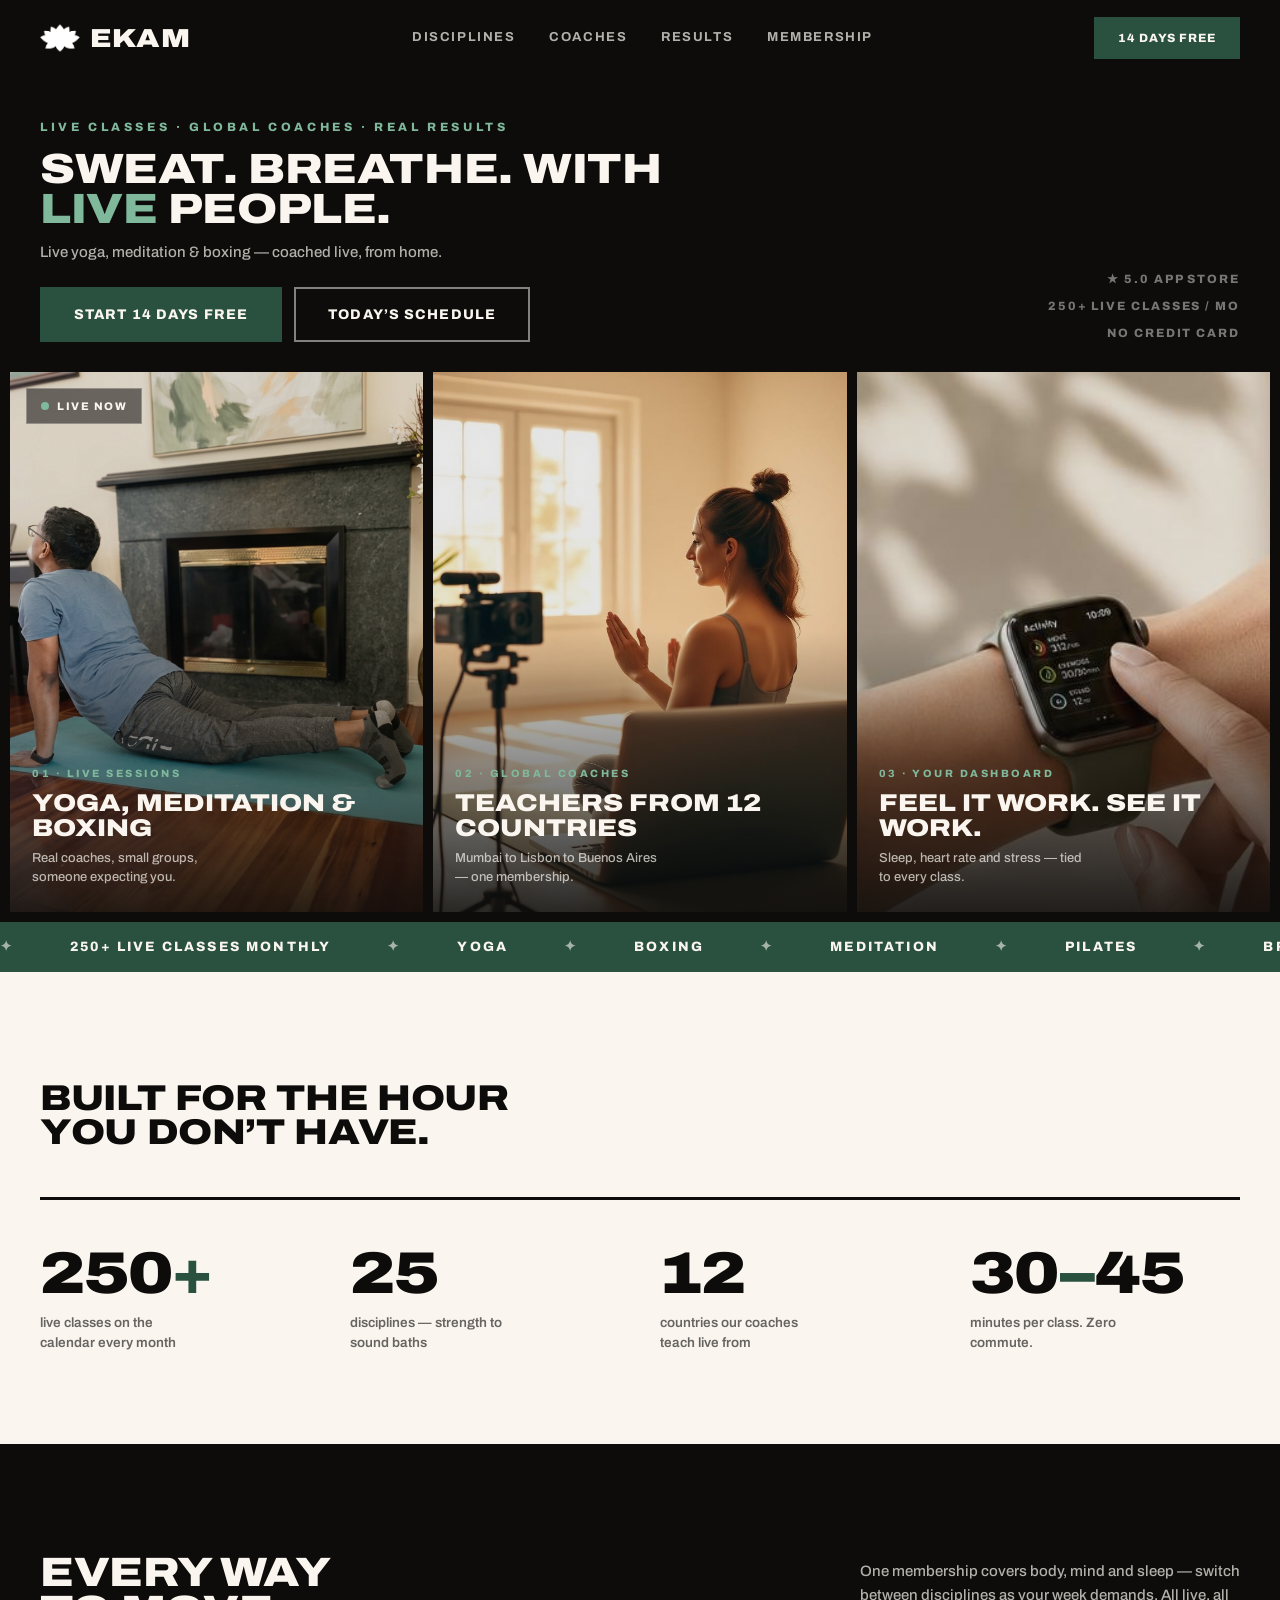
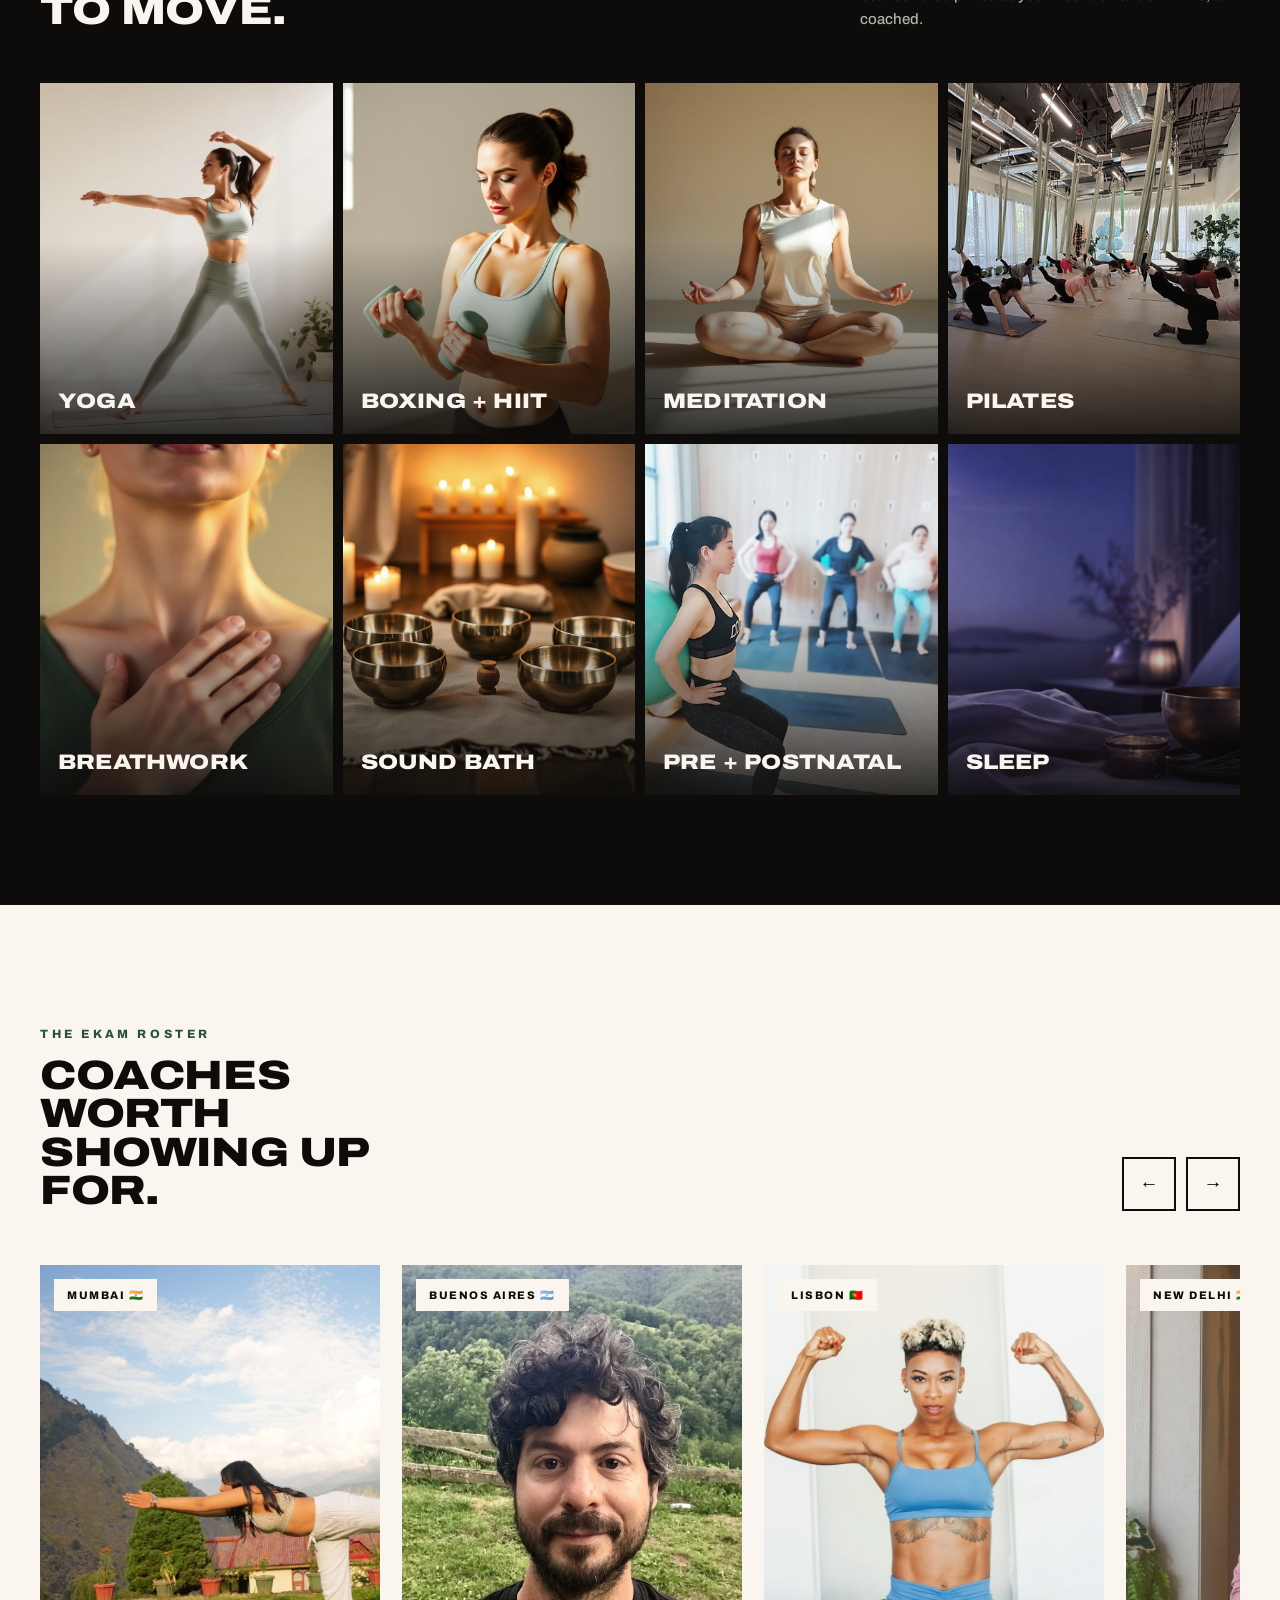
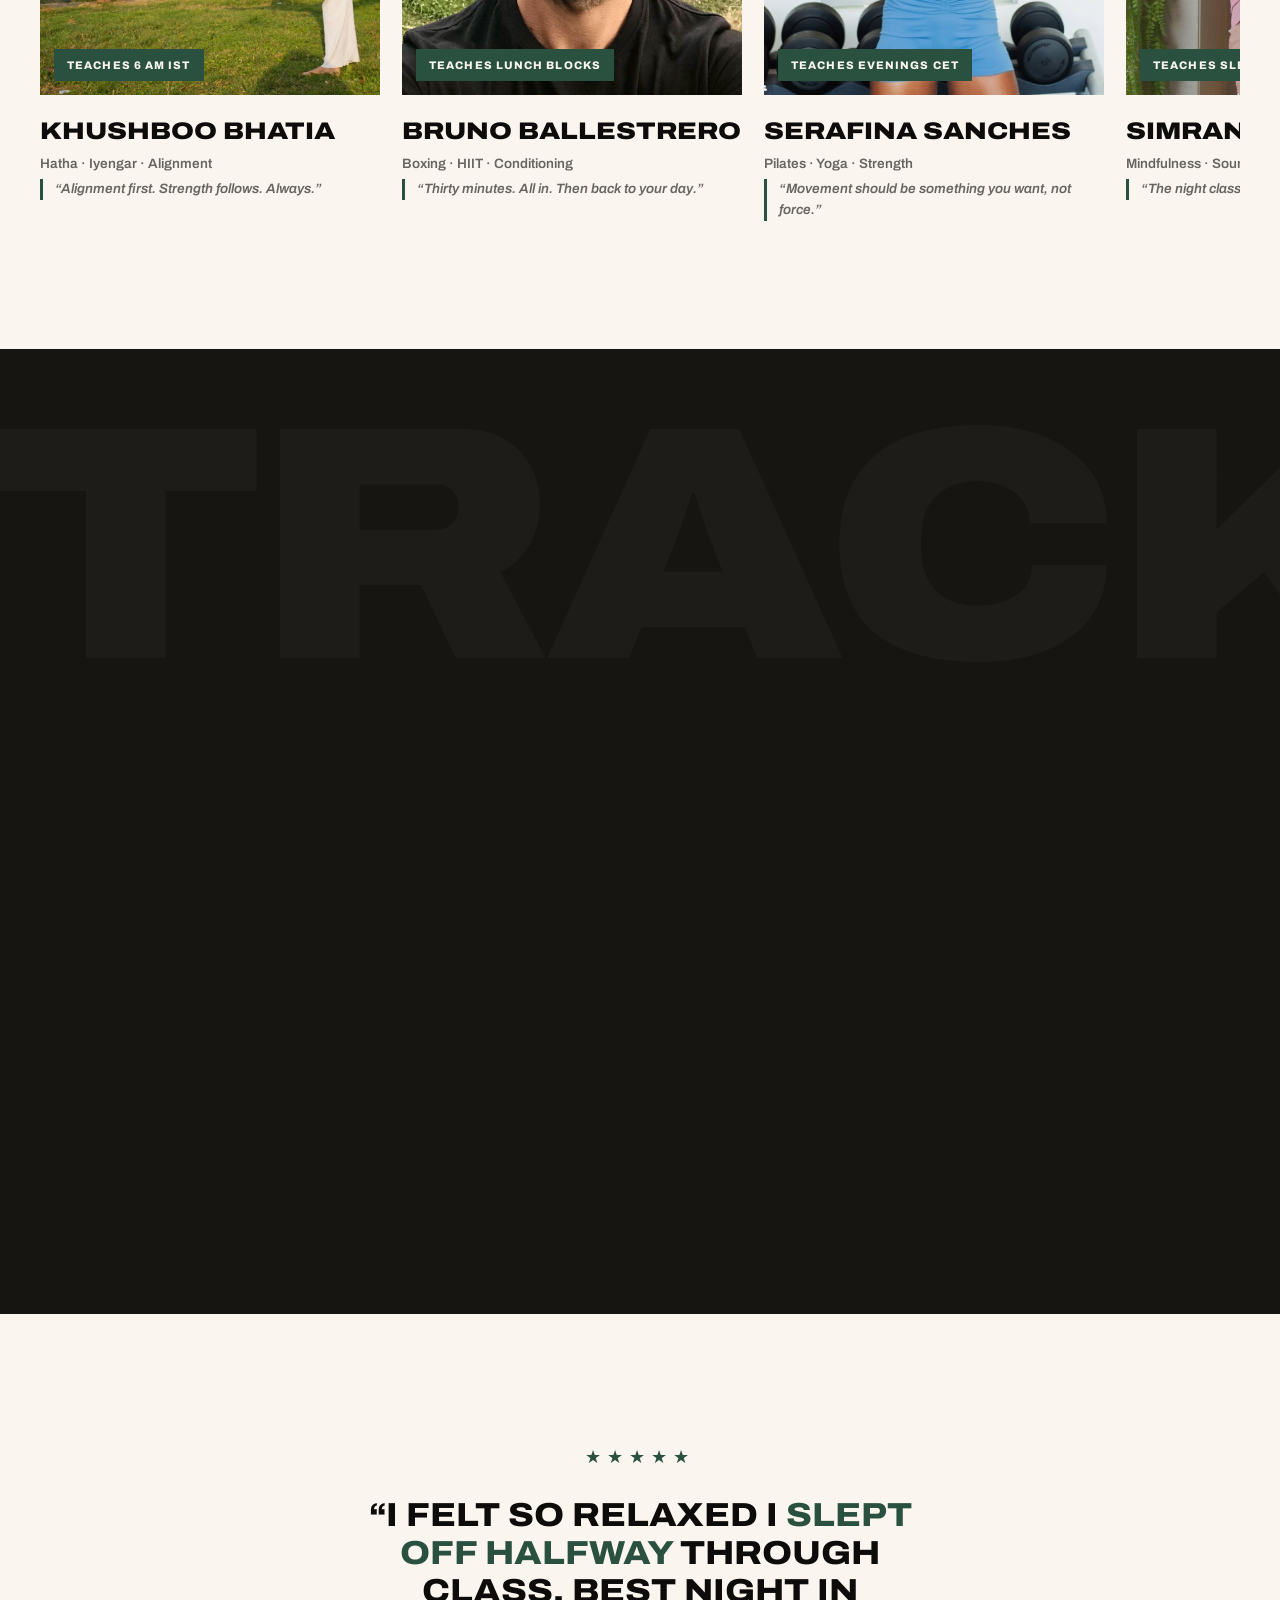
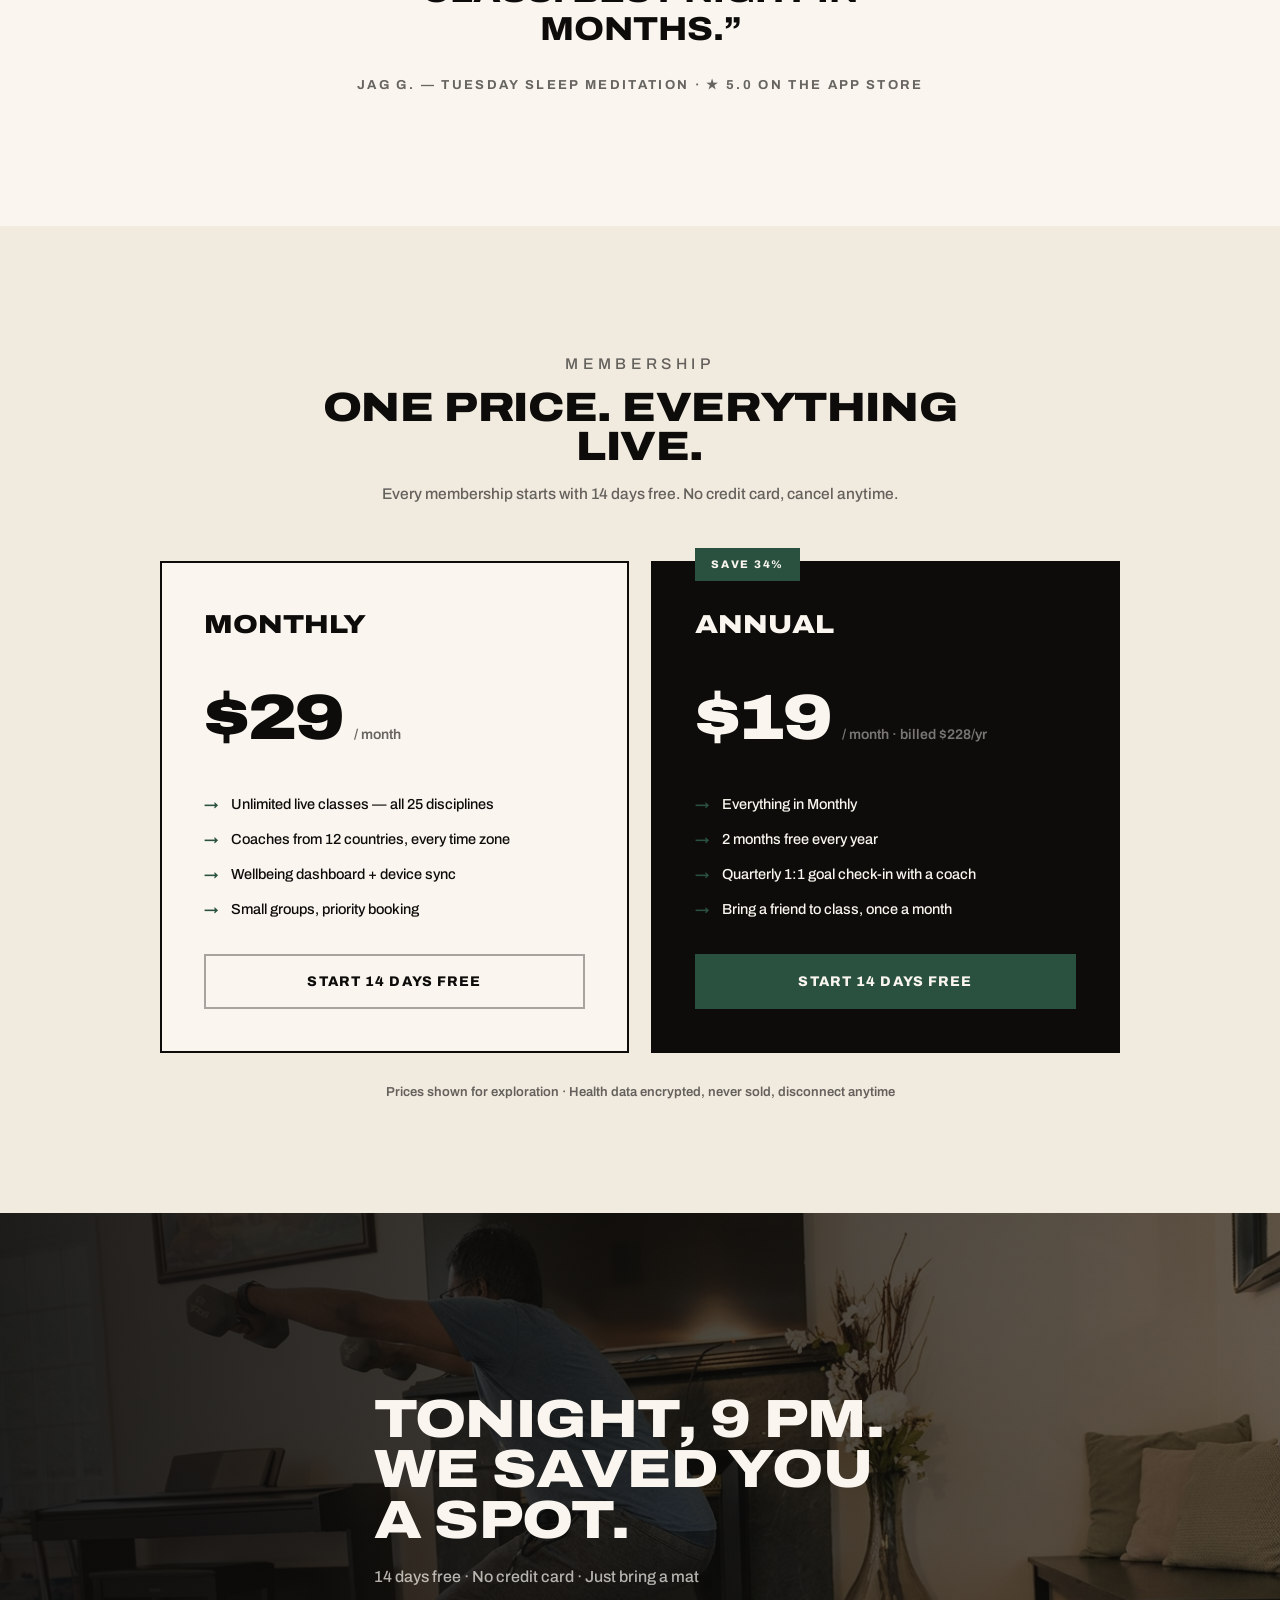
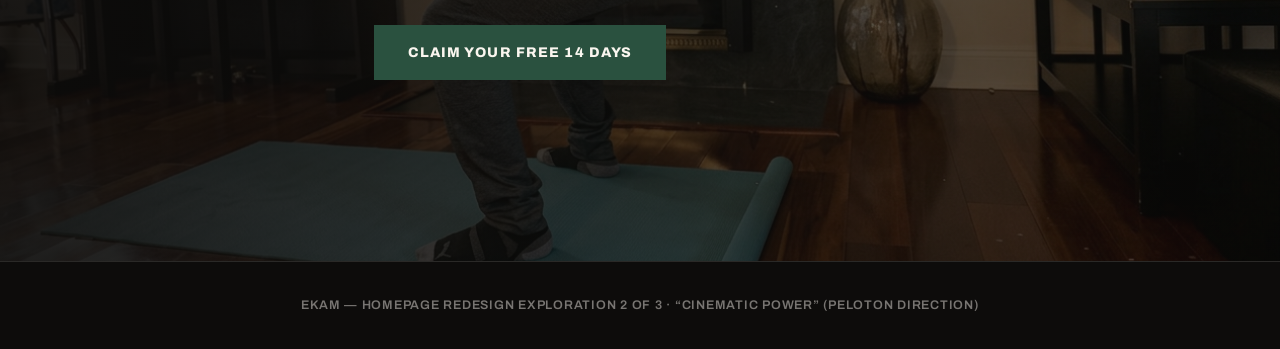
<file: explore-2.html>
<!DOCTYPE html>
<html lang="en">
<head>
<meta charset="UTF-8">
<meta name="viewport" content="width=device-width, initial-scale=1.0">
<title>Ekam — Exploration 2 · Cinematic Power (Peloton direction)</title>
<link rel="preconnect" href="https://fonts.googleapis.com">
<link rel="preconnect" href="https://fonts.gstatic.com" crossorigin>
<link href="https://fonts.googleapis.com/css2?family=Archivo:ital,wdth,wght@0,62..125,100..900;1,62..125,100..900&display=swap" rel="stylesheet">
<style>
:root{
  --black:#0D0C0B;
  --coal:#171512;
  --bone:#FAF6EF;
  --bone-dim:#F1EADF;
  --ember:#2A513F;
  --ember-deep:#1F3E30;
  --gold:#9CBFA7;
  --ember-lite:#7FB89B;
  --white-70:rgba(250,246,239,.7);
  --white-45:rgba(250,246,239,.45);
  --ink-60:rgba(13,12,11,.62);
  --ink-30:rgba(13,12,11,.3);
  --sans:'Archivo',sans-serif;
  --maxw:1320px;
}
*{margin:0;padding:0;box-sizing:border-box}
html{scroll-behavior:smooth}
body{font-family:var(--sans);background:var(--bone);color:var(--black);-webkit-font-smoothing:antialiased;line-height:1.5}
img{max-width:100%;display:block}
a{color:inherit;text-decoration:none}
.wrap{max-width:var(--maxw);margin:0 auto;padding:0 40px}
.display{font-stretch:118%;font-weight:850;text-transform:uppercase;letter-spacing:-.01em;line-height:.94}
.kicker{font-size:12px;font-weight:800;letter-spacing:.3em;text-transform:uppercase;color:var(--ember)}
.btn{display:inline-flex;align-items:center;justify-content:center;gap:10px;font-family:var(--sans);font-weight:800;font-size:14px;letter-spacing:.08em;text-transform:uppercase;padding:17px 34px;cursor:pointer;border:none;transition:all .18s ease}
.btn-ember{background:var(--ember);color:var(--bone)}
.btn-ember:hover{background:var(--ember-deep)}
.btn-line{background:transparent;color:var(--bone);box-shadow:inset 0 0 0 2px rgba(250,246,239,.5)}
.btn-line:hover{background:var(--bone);color:var(--black)}
.btn-dark-line{background:transparent;color:var(--black);box-shadow:inset 0 0 0 2px rgba(13,12,11,.35)}
.btn-dark-line:hover{background:var(--black);color:var(--bone)}

/* ───────── header ───────── */
header{position:fixed;inset-inline:0;top:0;z-index:90;transition:background .3s,border-color .3s;border-bottom:1px solid transparent}
header.solid{background:rgba(13,12,11,.92);backdrop-filter:blur(12px);border-color:rgba(250,246,239,.12)}
.nav{display:flex;align-items:center;justify-content:space-between;height:76px;color:var(--bone)}
.logo{font-stretch:118%;font-weight:900;font-size:26px;text-transform:uppercase;letter-spacing:.02em;display:flex;align-items:center;gap:10px}
.logo img{height:28px;filter:brightness(0) invert(1)}
.nav-links{display:flex;gap:34px;font-size:13px;font-weight:700;letter-spacing:.12em;text-transform:uppercase;color:var(--white-70)}
.nav-links a:hover{color:var(--bone)}
.nav .btn{padding:12px 24px;font-size:12px}

/* ───────── HERO — 3-up ───────── */
.hero{background:var(--black);color:var(--bone);padding:118px 0 0;position:relative}
.hero-top{padding-bottom:30px}
.hero-top .kicker{color:var(--ember-lite)}
.hero h1{font-size:clamp(28px,3.3vw,46px);max-width:22ch;margin-top:14px}
.hero h1 em{font-style:normal;color:var(--ember-lite)}
.hero .lede{margin-top:12px;max-width:560px;font-size:15px;line-height:1.55;color:var(--white-70);font-weight:500}
.hero-ctas{margin-top:22px;display:flex;gap:12px;flex-wrap:wrap}
.hero-row{display:flex;align-items:flex-end;justify-content:space-between;gap:40px}
.hero-proof{font-size:12px;font-weight:800;letter-spacing:.16em;text-transform:uppercase;color:var(--white-45);display:grid;gap:9px;text-align:right}
.hero-trio{display:grid;grid-template-columns:repeat(3,1fr);gap:10px;padding:0 10px 10px}
.trio{position:relative;height:min(60vh,600px);overflow:hidden;display:block}
.trio video,.trio>img{position:absolute;inset:0;width:100%;height:100%;object-fit:cover;transition:transform .7s ease;filter:saturate(.95)}
.trio:hover video,.trio:hover>img{transform:scale(1.05)}
.trio::after{content:"";position:absolute;inset:0;background:linear-gradient(to top,rgba(13,12,11,.88),rgba(13,12,11,.1) 52%)}
.trio-body{position:absolute;z-index:2;inset-inline:0;bottom:0;padding:24px 22px}
.trio-body .t-kick{font-size:10.5px;font-weight:800;letter-spacing:.24em;text-transform:uppercase;color:var(--ember-lite)}
.trio-body h2{font-stretch:118%;font-weight:850;text-transform:uppercase;font-size:clamp(20px,1.9vw,27px);line-height:1.02;margin-top:9px}
.trio-body p{margin-top:8px;font-size:13px;line-height:1.5;color:var(--white-70);font-weight:500;max-width:30ch}
.trio-tag{position:absolute;z-index:2;top:16px;left:16px;display:flex;gap:8px;align-items:center;font-size:11px;font-weight:800;letter-spacing:.14em;text-transform:uppercase;background:rgba(13,12,11,.55);border:1px solid rgba(250,246,239,.3);padding:9px 14px;backdrop-filter:blur(6px)}
.pulse{width:8px;height:8px;border-radius:50%;background:var(--ember-lite);animation:pls 1.5s infinite}
@keyframes pls{0%,100%{box-shadow:0 0 0 0 rgba(127,184,155,.6)}60%{box-shadow:0 0 0 8px rgba(127,184,155,0)}}

/* ───────── ticker ───────── */
.ticker{background:var(--ember);color:var(--bone);overflow:hidden;padding:15px 0}
.ticker-inner{display:flex;gap:56px;width:max-content;animation:tick 30s linear infinite;font-size:13.5px;font-weight:800;letter-spacing:.16em;text-transform:uppercase;white-space:nowrap}
@keyframes tick{to{transform:translateX(-50%)}}
.ticker-inner span::before{content:"✦";margin-right:56px;color:rgba(250,246,239,.6)}

/* ───────── numbers ───────── */
.numbers{padding:110px 0 90px}
.numbers-grid{display:grid;grid-template-columns:repeat(4,1fr);gap:40px;border-top:3px solid var(--black);padding-top:44px}
.numbers h2{font-size:clamp(26px,2.8vw,38px);margin-bottom:48px;max-width:20ch}
.num b{font-stretch:118%;font-weight:900;font-size:clamp(44px,4.6vw,68px);letter-spacing:-.02em;display:block;line-height:1}
.num b i{font-style:normal;color:var(--ember)}
.num small{display:block;margin-top:10px;font-size:13.5px;font-weight:600;color:var(--ink-60);max-width:20ch;line-height:1.5}

/* ───────── disciplines grid ───────── */
.disciplines{background:var(--black);color:var(--bone);padding:110px 0}
.disc-head{display:flex;justify-content:space-between;align-items:flex-end;gap:30px;margin-bottom:52px}
.disc-head h2{font-size:clamp(28px,3.2vw,44px)}
.disc-head p{max-width:380px;font-size:15px;color:var(--white-70);line-height:1.6;font-weight:500}
.disc-grid{display:grid;grid-template-columns:repeat(4,1fr);gap:10px}
.disc{position:relative;aspect-ratio:3/3.6;overflow:hidden;cursor:pointer}
.disc img{width:100%;height:100%;object-fit:cover;transition:transform .6s ease;filter:saturate(.92)}
.disc:hover img{transform:scale(1.07)}
.disc::after{content:"";position:absolute;inset:0;background:linear-gradient(to top,rgba(13,12,11,.85),transparent 55%)}
.disc span{position:absolute;z-index:2;left:18px;bottom:16px;font-stretch:118%;font-weight:850;text-transform:uppercase;font-size:21px;letter-spacing:.01em}
.disc small{position:absolute;z-index:2;left:18px;bottom:46px;font-size:11px;font-weight:700;letter-spacing:.2em;color:var(--ember-lite);text-transform:uppercase;opacity:0;translate:0 6px;transition:all .3s}
.disc:hover small{opacity:1;translate:0 0}

/* ───────── instructor spotlight ───────── */
.spotlight{padding:120px 0;overflow:hidden}
.spot-head{display:flex;justify-content:space-between;align-items:flex-end;gap:30px}
.spot-head h2{font-size:clamp(28px,3.2vw,44px);max-width:14ch}
.spot-nav{display:flex;gap:10px}
.spot-btn{width:54px;height:54px;border:2px solid var(--black);background:transparent;font-size:19px;cursor:pointer;transition:all .15s}
.spot-btn:hover{background:var(--ember);border-color:var(--ember);color:var(--bone)}
.spot-track{margin-top:54px;display:flex;gap:22px;overflow-x:auto;scroll-snap-type:x mandatory;scrollbar-width:none;padding-bottom:8px}
.spot-track::-webkit-scrollbar{display:none}
.coach{flex:0 0 340px;scroll-snap-align:start}
.coach-media{position:relative;aspect-ratio:3/3.8;overflow:hidden;background:var(--coal)}
.coach-media img{width:100%;height:100%;object-fit:cover;transition:transform .6s;filter:saturate(.95)}
.coach:hover .coach-media img{transform:scale(1.05)}
.coach-flag{position:absolute;top:14px;left:14px;background:var(--bone);color:var(--black);font-size:11px;font-weight:800;letter-spacing:.14em;text-transform:uppercase;padding:8px 13px}
.coach-live{position:absolute;bottom:14px;left:14px;background:var(--ember);color:var(--bone);font-size:11px;font-weight:800;letter-spacing:.1em;padding:8px 13px;text-transform:uppercase}
.coach h3{margin-top:18px;font-stretch:118%;font-weight:850;text-transform:uppercase;font-size:24px}
.coach p{margin-top:5px;font-size:13.5px;font-weight:600;color:var(--ink-60)}
.coach-quote{margin-top:10px;font-size:14px;line-height:1.55;color:var(--ink-60);font-style:italic;border-left:3px solid var(--ember);padding-left:12px}

/* ───────── metrics / dashboard ───────── */
.metrics{background:var(--coal);color:var(--bone);padding:120px 0;position:relative;overflow:hidden}
.metrics::before{content:"TRACK";position:absolute;font-stretch:118%;font-weight:900;font-size:26vw;letter-spacing:-.03em;color:rgba(250,246,239,.03);top:-4vw;left:-1vw;pointer-events:none}
.metrics-grid{display:grid;grid-template-columns:1fr 1fr;gap:80px;align-items:center;position:relative}
.metrics h2{font-size:clamp(27px,3vw,42px)}
.metrics h2 em{font-style:normal;color:var(--gold)}
.metrics .lede{margin-top:22px;font-size:16px;line-height:1.65;color:var(--white-70);max-width:480px;font-weight:500}
.m-list{margin-top:40px;display:grid;gap:0;border-top:1px solid rgba(250,246,239,.15)}
.m-item{display:flex;gap:20px;align-items:baseline;padding:20px 0;border-bottom:1px solid rgba(250,246,239,.15)}
.m-item b{font-stretch:118%;font-weight:900;font-size:34px;color:var(--gold);min-width:110px}
.m-item div{font-size:14px;color:var(--white-70);line-height:1.5;font-weight:500}
.m-item div strong{display:block;color:var(--bone);font-size:15px;margin-bottom:2px}
.devices{margin-top:34px;display:flex;gap:9px;flex-wrap:wrap}
.devices span{font-size:11.5px;font-weight:800;letter-spacing:.12em;text-transform:uppercase;border:1px solid rgba(250,246,239,.3);padding:9px 15px;color:var(--white-70)}
/* dark panel */
.dark-panel{background:#201D19;border:1px solid rgba(250,246,239,.12);padding:30px;box-shadow:0 40px 80px -30px rgba(0,0,0,.7)}
.dp-head{display:flex;justify-content:space-between;align-items:center}
.dp-head b{font-stretch:118%;text-transform:uppercase;font-size:16px;font-weight:850;letter-spacing:.04em}
.dp-head span{font-size:11px;font-weight:800;letter-spacing:.14em;color:var(--gold);text-transform:uppercase}
.big-metric{margin-top:30px;display:flex;align-items:baseline;gap:18px}
.big-metric b{font-stretch:118%;font-weight:900;font-size:96px;line-height:1;color:var(--gold)}
.big-metric .was{font-size:30px;font-weight:800;color:rgba(250,246,239,.3);text-decoration:line-through}
.big-metric small{font-size:11px;letter-spacing:.2em;font-weight:800;color:var(--white-45);text-transform:uppercase}
.bars{margin-top:30px;display:flex;align-items:flex-end;gap:7px;height:120px}
.bars i{flex:1;background:rgba(250,246,239,.14);transition:height 1s cubic-bezier(.2,.8,.2,1)}
.bars i.hot{background:var(--gold)}
.dp-rows{margin-top:28px;display:grid;gap:1px;background:rgba(250,246,239,.1)}
.dp-row{background:#201D19;display:flex;justify-content:space-between;padding:15px 4px;font-size:13.5px}
.dp-row small{color:var(--white-45);font-weight:600;letter-spacing:.06em;text-transform:uppercase;font-size:11.5px}
.dp-row b{font-weight:800}
.dp-row b i{font-style:normal;color:#6FD29A;font-size:12px;margin-left:8px}

/* ───────── quote band ───────── */
.quote-band{padding:130px 0;text-align:center}
.quote-band blockquote{font-stretch:112%;font-weight:800;text-transform:uppercase;font-size:clamp(21px,2.6vw,34px);line-height:1.14;max-width:24ch;margin:0 auto}
.quote-band blockquote em{font-style:normal;color:var(--ember)}
.quote-band figcaption{margin-top:28px;font-size:13px;font-weight:700;letter-spacing:.18em;text-transform:uppercase;color:var(--ink-60)}
.stars-row{font-size:18px;letter-spacing:6px;color:var(--ember);margin-bottom:26px}

/* ───────── membership ───────── */
.membership{background:var(--bone-dim);padding:110px 0}
.mem-head{text-align:center;max-width:640px;margin:0 auto 56px}
.mem-head h2{font-size:clamp(28px,3.2vw,44px)}
.mem-head p{margin-top:16px;font-size:15.5px;color:var(--ink-60);font-weight:500}
.mem-grid{display:grid;grid-template-columns:1fr 1fr;gap:22px;max-width:960px;margin:0 auto}
.mem-card{background:var(--bone);border:2px solid var(--black);padding:42px;display:flex;flex-direction:column;position:relative}
.mem-card.dark{background:var(--black);color:var(--bone)}
.mem-tag{position:absolute;top:-15px;left:42px;background:var(--ember);color:var(--bone);font-size:11px;font-weight:800;letter-spacing:.16em;padding:8px 16px;text-transform:uppercase}
.mem-card h3{font-stretch:118%;font-weight:850;text-transform:uppercase;font-size:26px}
.mem-price{margin-top:26px;display:flex;align-items:baseline;gap:10px}
.mem-price b{font-stretch:118%;font-weight:900;font-size:64px;letter-spacing:-.02em}
.mem-price span{font-size:14px;font-weight:600;color:var(--ink-60)}
.mem-card.dark .mem-price span{color:var(--white-45)}
.mem-feats{margin-top:28px;display:grid;gap:13px;font-size:14.5px;font-weight:500;flex:1}
.mem-feats span{display:flex;gap:12px}
.mem-feats span::before{content:"→";font-weight:800;color:var(--ember)}
.mem-card .btn{margin-top:34px}
.mem-foot{text-align:center;margin-top:30px;font-size:13px;font-weight:600;color:var(--ink-60)}

/* ───────── final ───────── */
.final{position:relative;min-height:72svh;display:flex;align-items:center;background:var(--black);color:var(--bone);overflow:hidden}
.final img{position:absolute;inset:0;width:100%;height:100%;object-fit:cover;opacity:.5}
.final::after{content:"";position:absolute;inset:0;background:linear-gradient(to right,rgba(13,12,11,.85),rgba(13,12,11,.2))}
.final .wrap{position:relative;z-index:2;padding-block:90px}
.final h2{font-size:clamp(32px,4.2vw,56px);max-width:13ch}
.final p{margin-top:20px;font-size:16px;color:var(--white-70);font-weight:500}
.final .btn{margin-top:36px}
footer{background:var(--black);color:var(--white-45);text-align:center;padding:34px;font-size:12.5px;font-weight:600;letter-spacing:.06em;border-top:1px solid rgba(250,246,239,.12)}

.reveal{opacity:0;transform:translateY(30px);transition:opacity .8s ease,transform .8s ease}
.reveal.in{opacity:1;transform:none}
@media (max-width:1020px){
  .nav-links{display:none}
  .hero-trio{grid-template-columns:1fr}
  .trio{height:44vh}
  .hero-row{flex-direction:column;align-items:flex-start}
  .hero-proof{text-align:left}
  .numbers-grid{grid-template-columns:repeat(2,1fr)}
  .disc-grid{grid-template-columns:repeat(2,1fr)}
  .metrics-grid,.mem-grid{grid-template-columns:1fr}
  .slide-body{padding-bottom:130px}
}
</style>
</head>
<body>

<header id="hdr">
  <div class="wrap nav">
    <a class="logo" href="#"><img src="assets/ekam-logo.png" alt="">Ekam</a>
    <nav class="nav-links">
      <a href="#disciplines">Disciplines</a>
      <a href="#coaches">Coaches</a>
      <a href="#metrics">Results</a>
      <a href="#membership">Membership</a>
    </nav>
    <a class="btn btn-ember" href="#membership">14 Days Free</a>
  </div>
</header>

<!-- HERO — 3 features at once -->
<section class="hero" id="hero">
  <div class="wrap hero-top">
    <div class="hero-row">
      <div>
        <p class="kicker">Live classes · Global coaches · Real results</p>
        <h1 class="display">Sweat. Breathe. With <em>live</em> people.</h1>
        <p class="lede">Live yoga, meditation &amp; boxing — coached live, from home.</p>
        <div class="hero-ctas"><a class="btn btn-ember" href="#membership">Start 14 days free</a><a class="btn btn-line" href="#disciplines">Today’s schedule</a></div>
      </div>
      <div class="hero-proof"><span>★ 5.0 App Store</span><span>250+ live classes / mo</span><span>No credit card</span></div>
    </div>
  </div>
  <div class="hero-trio">
    <a class="trio" href="#disciplines">
      <video src="assets/yoga-meditation-reel.mp4" autoplay muted loop playsinline poster="assets/moment-yoga.jpg"></video>
      <span class="trio-tag"><span class="pulse"></span>Live now</span>
      <div class="trio-body"><p class="t-kick">01 · Live sessions</p><h2>Yoga, meditation &amp; boxing</h2><p>Real coaches, small groups, someone expecting you.</p></div>
    </a>
    <a class="trio" href="#coaches">
      <img src="assets/hero-teach.jpg" alt="">
      <div class="trio-body"><p class="t-kick">02 · Global coaches</p><h2>Teachers from 12 countries</h2><p>Mumbai to Lisbon to Buenos Aires — one membership.</p></div>
    </a>
    <a class="trio" href="#metrics">
      <img src="assets/wearables-health.jpg" style="object-position:56% 57%;transform:scale(2.4);transform-origin:56% 57%" alt="">
      <div class="trio-body"><p class="t-kick">03 · Your dashboard</p><h2>Feel it work. See it work.</h2><p>Sleep, heart rate and stress — tied to every class.</p></div>
    </a>
  </div>
</section>

<!-- TICKER -->
<div class="ticker"><div class="ticker-inner">
  <span>250+ live classes monthly</span><span>Yoga</span><span>Boxing</span><span>Meditation</span><span>Pilates</span><span>Breathwork</span><span>Sound Bath</span><span>★ 5.0 App Store</span><span>14 days free</span>
  <span>250+ live classes monthly</span><span>Yoga</span><span>Boxing</span><span>Meditation</span><span>Pilates</span><span>Breathwork</span><span>Sound Bath</span><span>★ 5.0 App Store</span><span>14 days free</span>
</div></div>

<!-- NUMBERS -->
<section class="numbers">
  <div class="wrap">
    <h2 class="display reveal">Built for the hour you don’t have.</h2>
    <div class="numbers-grid">
      <div class="num reveal"><b>250<i>+</i></b><small>live classes on the calendar every month</small></div>
      <div class="num reveal" style="transition-delay:.08s"><b>25</b><small>disciplines — strength to sound baths</small></div>
      <div class="num reveal" style="transition-delay:.16s"><b>12</b><small>countries our coaches teach live from</small></div>
      <div class="num reveal" style="transition-delay:.24s"><b>30<i>–</i>45</b><small>minutes per class. Zero commute.</small></div>
    </div>
  </div>
</section>

<!-- DISCIPLINES -->
<section class="disciplines" id="disciplines">
  <div class="wrap">
    <div class="disc-head reveal">
      <h2 class="display">Every way<br>to move.</h2>
      <p>One membership covers body, mind and sleep — switch between disciplines as your week demands. All live, all coached.</p>
    </div>
    <div class="disc-grid">
      <a class="disc reveal" href="#"><img src="assets/class-yoga.jpg" alt=""><small>38 classes / week</small><span>Yoga</span></a>
      <a class="disc reveal" style="transition-delay:.06s" href="#"><img src="assets/class-strength.jpg" alt=""><small>22 classes / week</small><span>Boxing + HIIT</span></a>
      <a class="disc reveal" style="transition-delay:.12s" href="#"><img src="assets/class-meditation.jpg" alt=""><small>26 classes / week</small><span>Meditation</span></a>
      <a class="disc reveal" style="transition-delay:.18s" href="#"><img src="assets/wenyoga-aerial-pilates.jpg" alt=""><small>18 classes / week</small><span>Pilates</span></a>
      <a class="disc reveal" href="#"><img src="assets/class-breathwork.jpg" alt=""><small>14 classes / week</small><span>Breathwork</span></a>
      <a class="disc reveal" style="transition-delay:.06s" href="#"><img src="assets/class-soundbath.jpg" alt=""><small>10 classes / week</small><span>Sound Bath</span></a>
      <a class="disc reveal" style="transition-delay:.12s" href="#"><img src="assets/wenyoga-prenatal.png" alt=""><small>12 classes / week</small><span>Pre + Postnatal</span></a>
      <a class="disc reveal" style="transition-delay:.18s" href="#"><img src="assets/focus-sleep.jpg" alt=""><small>8 classes / week</small><span>Sleep</span></a>
    </div>
  </div>
</section>

<!-- COACHES -->
<section class="spotlight" id="coaches">
  <div class="wrap">
    <div class="spot-head reveal">
      <div>
        <p class="kicker">The Ekam roster</p>
        <h2 class="display" style="margin-top:14px">Coaches worth showing up for.</h2>
      </div>
      <div class="spot-nav">
        <button class="spot-btn" onclick="spot(-1)" aria-label="Previous">←</button>
        <button class="spot-btn" onclick="spot(1)" aria-label="Next">→</button>
      </div>
    </div>
  </div>
  <div class="wrap">
    <div class="spot-track" id="spotTrack">
      <article class="coach reveal">
        <div class="coach-media"><img src="assets/khushboo-bhatia.png" style="object-position:22% 38%" alt=""><span class="coach-flag">Mumbai 🇮🇳</span><span class="coach-live">Teaches 6 AM IST</span></div>
        <h3>Khushboo Bhatia</h3><p>Hatha · Iyengar · Alignment</p>
        <p class="coach-quote">“Alignment first. Strength follows. Always.”</p>
      </article>
      <article class="coach reveal" style="transition-delay:.07s">
        <div class="coach-media"><img src="assets/bruno-ballestrero.jpg" alt=""><span class="coach-flag">Buenos Aires 🇦🇷</span><span class="coach-live">Teaches lunch blocks</span></div>
        <h3>Bruno Ballestrero</h3><p>Boxing · HIIT · Conditioning</p>
        <p class="coach-quote">“Thirty minutes. All in. Then back to your day.”</p>
      </article>
      <article class="coach reveal" style="transition-delay:.14s">
        <div class="coach-media"><img src="assets/serafina-sanches.png" style="object-position:center 18%" alt=""><span class="coach-flag">Lisbon 🇵🇹</span><span class="coach-live">Teaches evenings CET</span></div>
        <h3>Serafina Sanches</h3><p>Pilates · Yoga · Strength</p>
        <p class="coach-quote">“Movement should be something you want, not force.”</p>
      </article>
      <article class="coach reveal" style="transition-delay:.21s">
        <div class="coach-media"><img src="assets/simran-dodeja.png" style="object-position:center 18%" alt=""><span class="coach-flag">New Delhi 🇮🇳</span><span class="coach-live">Teaches sleep block</span></div>
        <h3>Simran Dodeja</h3><p>Mindfulness · Sound Healing</p>
        <p class="coach-quote">“The night class is where your tomorrow begins.”</p>
      </article>
      <article class="coach reveal" style="transition-delay:.28s">
        <div class="coach-media"><img src="assets/saraswati-srividya.png" style="object-position:center 22%" alt=""><span class="coach-flag">Bengaluru 🇮🇳</span><span class="coach-live">Teaches mornings</span></div>
        <h3>Saraswati Srividya</h3><p>Prenatal / Postnatal · Vinyasa</p>
        <p class="coach-quote">“Every body, every stage. The practice adapts to you.”</p>
      </article>
      <article class="coach reveal" style="transition-delay:.35s">
        <div class="coach-media"><img src="assets/vivian-yeung.jpg" alt=""><span class="coach-flag">Hong Kong 🇭🇰</span><span class="coach-live">Teaches early AM</span></div>
        <h3>Vivian Yeung</h3><p>Tai Chi · Mobility</p>
        <p class="coach-quote">“Slow is not weak. Slow is control.”</p>
      </article>
    </div>
  </div>
</section>

<!-- METRICS / DASHBOARD -->
<section class="metrics" id="metrics">
  <div class="wrap metrics-grid">
    <div class="reveal">
      <p class="kicker" style="color:var(--gold)">Your dashboard</p>
      <h2 class="display" style="margin-top:16px">Your body keeps the <em>score</em>. Now you can read it.</h2>
      <p class="lede">Connect your watch, ring or phone. Ekam ties every class to what your body does next — sleep, recovery, stress — and suggests tonight’s class accordingly. A wearable is never required.</p>
      <div class="m-list">
        <div class="m-item"><b>38→71</b><div><strong>One member’s sleep score</strong>The night after a live class. Individual results vary.</div></div>
        <div class="m-item"><b>+9ms</b><div><strong>HRV after one week</strong>Breathwork + strength, measured on her own Oura ring.</div></div>
        <div class="m-item"><b>−6bpm</b><div><strong>Resting heart rate</strong>Four days of morning meditation with Simran.</div></div>
      </div>
      <div class="devices"><span>Apple Watch</span><span>Oura</span><span>Garmin</span><span>Fitbit</span><span>Health Connect</span></div>
    </div>
    <div class="dark-panel reveal" style="transition-delay:.12s">
      <div class="dp-head"><b>Tonight’s readout</b><span>Synced · Apple Watch</span></div>
      <div class="big-metric"><b id="bigNum">71</b><span class="was">38</span><small>Sleep<br>score</small></div>
      <div class="bars" id="bars">
        <i style="height:28%"></i><i style="height:34%"></i><i style="height:30%"></i><i style="height:42%"></i><i style="height:38%"></i><i style="height:52%"></i><i style="height:48%"></i><i style="height:58%"></i><i style="height:66%"></i><i style="height:60%"></i><i style="height:74%"></i><i style="height:80%"></i><i style="height:86%"></i><i class="hot" style="height:94%"></i>
      </div>
      <div class="dp-rows">
        <div class="dp-row"><small>Sleep duration</small><b>7.6h<i>▲ +1.4h</i></b></div>
        <div class="dp-row"><small>Resting HR</small><b>64 bpm<i>▼ −6</i></b></div>
        <div class="dp-row"><small>Suggested tonight</small><b>Breathwork · 9 PM live</b></div>
      </div>
    </div>
  </div>
</section>

<!-- QUOTE -->
<section class="quote-band">
  <div class="wrap reveal">
    <div class="stars-row">★★★★★</div>
    <blockquote>“I felt so relaxed I <em>slept off halfway</em> through class. Best night in months.”</blockquote>
    <figcaption>Jag G. — Tuesday Sleep Meditation · ★ 5.0 on the App Store</figcaption>
  </div>
</section>

<!-- MEMBERSHIP -->
<section class="membership" id="membership">
  <div class="wrap">
    <div class="mem-head reveal">
      <p class="kicker">Membership</p>
      <h2 class="display" style="margin-top:14px">One price. Everything live.</h2>
      <p>Every membership starts with 14 days free. No credit card, cancel anytime.</p>
    </div>
    <div class="mem-grid">
      <article class="mem-card reveal">
        <h3>Monthly</h3>
        <div class="mem-price"><b>$29</b><span>/ month</span></div>
        <div class="mem-feats">
          <span>Unlimited live classes — all 25 disciplines</span>
          <span>Coaches from 12 countries, every time zone</span>
          <span>Wellbeing dashboard + device sync</span>
          <span>Small groups, priority booking</span>
        </div>
        <a class="btn btn-dark-line" href="#">Start 14 days free</a>
      </article>
      <article class="mem-card dark reveal" style="transition-delay:.1s">
        <span class="mem-tag">Save 34%</span>
        <h3>Annual</h3>
        <div class="mem-price"><b>$19</b><span>/ month · billed $228/yr</span></div>
        <div class="mem-feats">
          <span>Everything in Monthly</span>
          <span>2 months free every year</span>
          <span>Quarterly 1:1 goal check-in with a coach</span>
          <span>Bring a friend to class, once a month</span>
        </div>
        <a class="btn btn-ember" href="#">Start 14 days free</a>
      </article>
    </div>
    <p class="mem-foot">Prices shown for exploration · Health data encrypted, never sold, disconnect anytime</p>
  </div>
</section>

<!-- FINAL -->
<section class="final">
  <img src="assets/moment-strength.jpg" alt="">
  <div class="wrap">
    <h2 class="display">Tonight, 9 PM. We saved you a spot.</h2>
    <p>14 days free · No credit card · Just bring a mat</p>
    <a class="btn btn-ember" href="#">Claim your free 14 days</a>
  </div>
</section>

<footer>EKAM — HOMEPAGE REDESIGN EXPLORATION 2 OF 3 · “CINEMATIC POWER” (PELOTON DIRECTION)</footer>

<script>
/* header solid on scroll */
const hdr=document.getElementById('hdr');
addEventListener('scroll',()=>hdr.classList.toggle('solid',scrollY>40),{passive:true});
/* coach carousel */
const st=document.getElementById('spotTrack');
function spot(d){st.scrollBy({left:d*(340+22)*2,behavior:'smooth'})}
/* reveal */
const io=new IntersectionObserver(es=>es.forEach(e=>{if(e.isIntersecting){e.target.classList.add('in');io.unobserve(e.target)}}),{threshold:.1});
document.querySelectorAll('.reveal').forEach(el=>io.observe(el));
/* grow bars when visible */
const bars=document.getElementById('bars');
const heights=[...bars.children].map(b=>b.style.height);
[...bars.children].forEach(b=>b.style.height='4%');
new IntersectionObserver((es,ob)=>{if(es[0].isIntersecting){[...bars.children].forEach((b,i)=>setTimeout(()=>b.style.height=heights[i],i*60));ob.disconnect()}},{threshold:.4}).observe(bars);
</script>
</body>
</html>
</file>
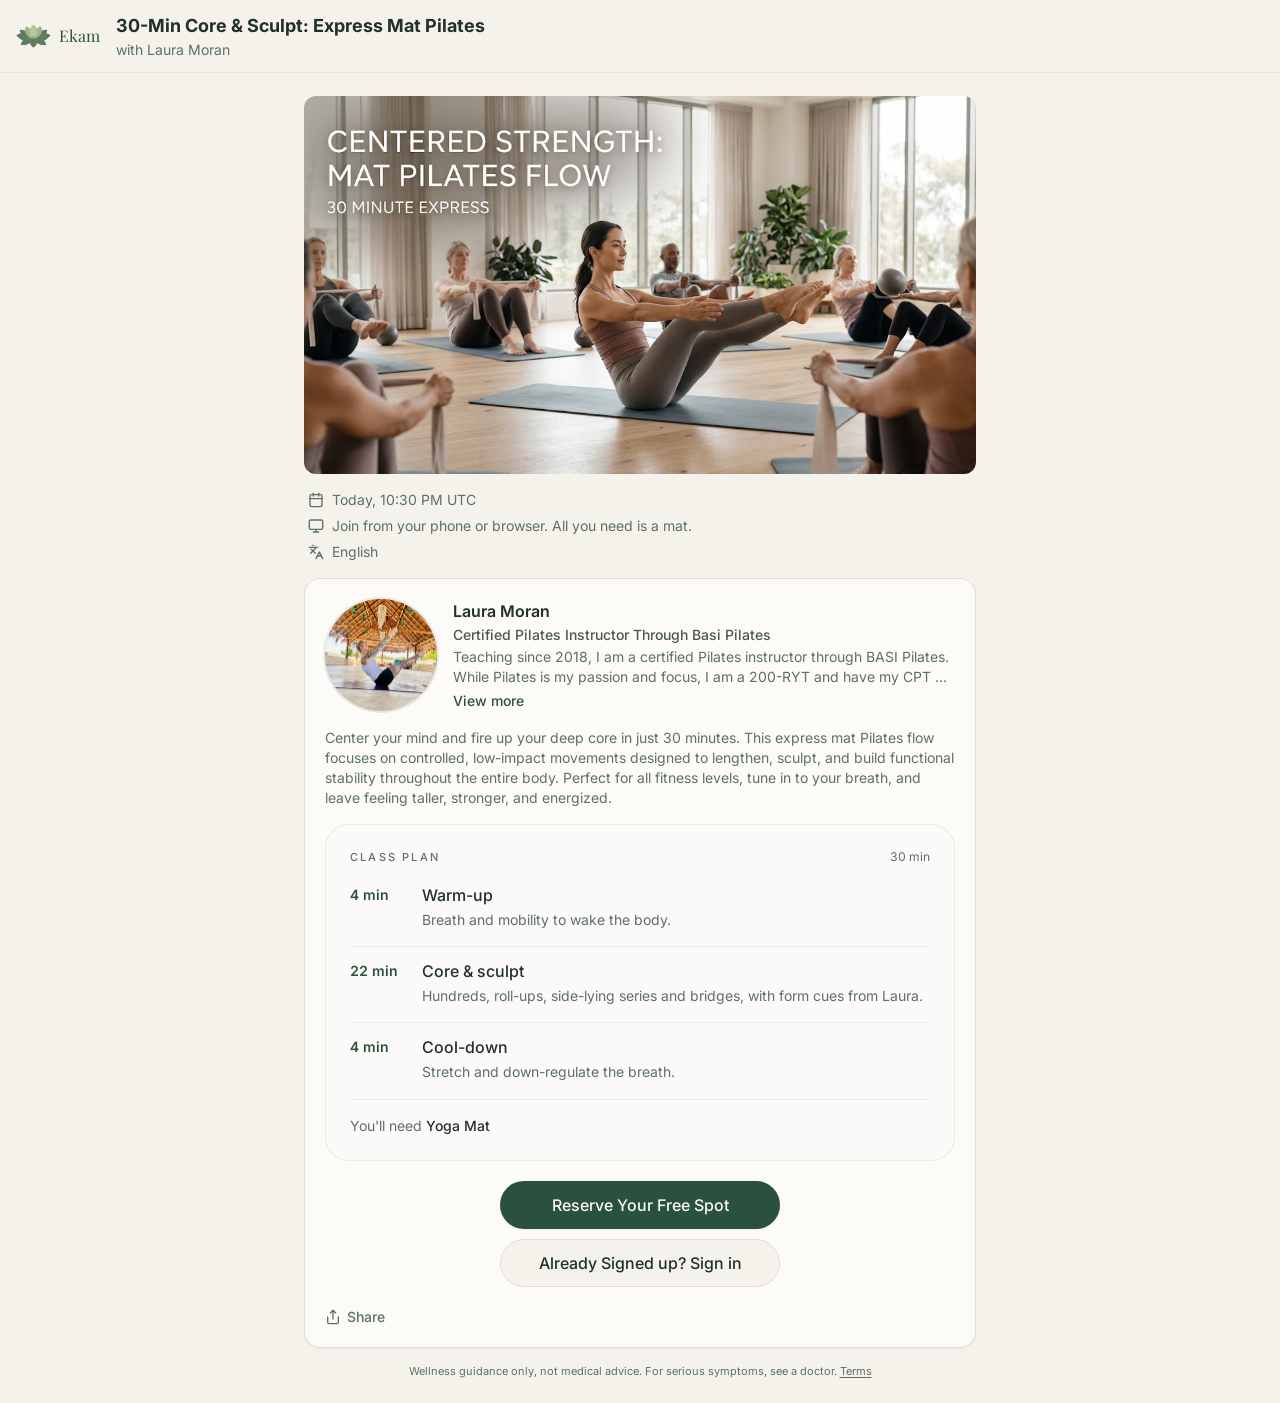
<file: experiment/landing-page-1.html>
<!DOCTYPE html>
<html lang="en">
<head>
<meta charset="UTF-8">
<meta name="viewport" content="width=device-width, initial-scale=1.0, viewport-fit=cover">
<title>30-Min Core &amp; Sculpt: Express Mat Pilates with Laura Moran - Ekam</title>
<meta name="description" content="Center your mind and fire up your deep core in just 30 minutes. This express mat Pilates flow focuses on controlled, low-impact movements designed to lengthen, sculpt, and build functional stability throughout the entire body.">
<link rel="preconnect" href="https://fonts.googleapis.com">
<link rel="preconnect" href="https://fonts.gstatic.com" crossorigin>
<link href="https://fonts.googleapis.com/css2?family=Playfair+Display:wght@400;500&family=Inter:wght@400;500;600;700&display=swap" rel="stylesheet">
<link rel="stylesheet" href="shared.css">
<style>
  /* page scaffold (compiled layout classes from the live-class view) */
  .page { min-height: 100vh; background: hsl(var(--background)); }
  @media (max-width: 639.98px) {
    .page { padding-bottom: calc(10.25rem + var(--safe-area-bottom)); }
  }

  main.page-main { padding: 1.5rem 1rem; }
  .page-col {
    max-width: 42rem;            /* max-w-2xl */
    margin-inline: auto;
  }
  .page-col > * + * { margin-top: 1rem; }   /* space-y-4 */

  .cover { position: relative; }
  .cover img {
    aspect-ratio: 16 / 9;
    width: 100%;
    border-radius: 0.75rem;
    object-fit: cover;
  }

  .meta-list {
    display: flex;
    flex-direction: column;
    gap: 0.375rem;
    padding-inline: 0.25rem;
    font-size: 0.875rem;
    line-height: 1.25rem;
    color: hsl(var(--muted-foreground));
  }
  .meta-list span { display: flex; align-items: center; gap: 0.5rem; }
  .meta-list svg { height: 1rem; width: 1rem; flex-shrink: 0; }

  .instructor-row { display: flex; align-items: flex-start; gap: 1rem; }
  .instructor-info { min-width: 0; flex: 1; }
  .instructor-name { font-weight: 600; }
  .instructor-cred {
    margin-top: 0.125rem;
    font-size: 0.875rem;
    line-height: 1.25rem;
    font-weight: 500;
    color: hsl(var(--foreground) / 0.8);
  }
  .instructor-bio {
    margin-top: 0.125rem;
    font-size: 0.875rem;
    line-height: 1.25rem;
    color: hsl(var(--muted-foreground));
    white-space: pre-wrap;
  }
  .bio-toggle {
    margin-top: 0.25rem;
    font-size: 0.875rem;
    line-height: 1.25rem;
    font-weight: 500;
    color: hsl(var(--primary));
  }
  .bio-toggle:hover { text-decoration: underline; }

  .class-desc {
    font-size: 0.875rem;
    line-height: 1.25rem;
    color: hsl(var(--muted-foreground));
  }

  .cta-block {
    display: none;
    flex-direction: column;
    align-items: center;
    padding-top: 0.25rem;
  }
  @media (min-width: 640px) { .cta-block { display: flex; } }
  .cta-stack {
    display: flex;
    width: 100%;
    flex-direction: column;
    align-items: center;
    gap: 0.625rem;
  }

  .share-row {
    display: flex;
    align-items: center;
    gap: 1rem;
    padding-top: 0.25rem;
  }
  .share-row button {
    display: inline-flex;
    align-items: center;
    gap: 0.375rem;
    font-size: 0.875rem;
    line-height: 1.25rem;
    font-weight: 500;
    color: hsl(var(--muted-foreground));
  }
  .share-row button:hover { color: hsl(var(--foreground)); }
  .share-row svg { height: 1rem; width: 1rem; }

  .disclaimer { padding-inline: 0.25rem; }
</style>
</head>
<body>
<div class="page">

  <!-- Fixed header: logo + class title -->
  <header class="site-header">
    <div class="site-header-inner">
      <a class="brand-link" href="https://ekamwellness.ai/" aria-label="Ekam home">
        <img src="images/ekam-logo.webp" alt="">
        <span class="wordmark">Ekam</span>
      </a>
      <div class="header-title-wrap">
        <h1 class="header-title">30-Min Core &amp; Sculpt: Express Mat Pilates</h1>
        <p class="header-subtitle">with Laura Moran</p>
      </div>
    </div>
  </header>
  <div class="site-header-spacer" aria-hidden="true"></div>

  <main class="page-main container">
    <div class="page-col">

      <!-- Cover image -->
      <div class="cover">
        <img src="images/class-cover.jpg" alt="30-Min Core &amp; Sculpt: Express Mat Pilates">
      </div>

      <!-- Meta rows -->
      <div class="meta-list">
        <span>
          <svg viewBox="0 0 24 24" fill="none" stroke="currentColor" stroke-width="2" stroke-linecap="round" stroke-linejoin="round" aria-hidden="true"><path d="M8 2v4"/><path d="M16 2v4"/><rect width="18" height="18" x="3" y="4" rx="2"/><path d="M3 10h18"/></svg>
          Today, 10:30 PM UTC
        </span>
        <span>
          <svg viewBox="0 0 24 24" fill="none" stroke="currentColor" stroke-width="2" stroke-linecap="round" stroke-linejoin="round" aria-hidden="true"><rect width="20" height="14" x="2" y="3" rx="2"/><line x1="8" x2="16" y1="21" y2="21"/><line x1="12" x2="12" y1="17" y2="21"/></svg>
          Join from your phone or browser. All you need is a mat.
        </span>
        <span>
          <svg viewBox="0 0 24 24" fill="none" stroke="currentColor" stroke-width="2" stroke-linecap="round" stroke-linejoin="round" aria-hidden="true"><path d="m5 8 6 6"/><path d="m4 14 6-6 2-3"/><path d="M2 5h12"/><path d="M7 2h1"/><path d="m22 22-5-10-5 10"/><path d="M14 18h6"/></svg>
          English
        </span>
      </div>

      <!-- Main card -->
      <div class="card">
        <div class="card-content">

          <!-- Instructor -->
          <div class="instructor-row">
            <div class="avatar avatar-xl avatar-ring">
              <img src="images/instructor-laura.jpg" alt="Laura Moran" style="object-position: center 20%;">
            </div>
            <div class="instructor-info">
              <p class="instructor-name">Laura Moran</p>
              <p class="instructor-cred">Certified Pilates Instructor Through Basi Pilates</p>
              <p class="instructor-bio line-clamp-2" id="bio">Teaching since 2018, I am a certified Pilates instructor through BASI Pilates.  While Pilates is my passion and focus, I am a 200-RYT and have my CPT through NASM. I create effective workouts that utilize the whole body, drawing on my different fitness educations.   Proper form and setup are crucial to execution of the exercise, and I always try to setup the students for success. When I'm not teaching or working out myself, I am probably spending time with my furry children, reading, or listening or playing music.</p>
              <button type="button" class="bio-toggle" id="bioToggle">View more</button>
            </div>
          </div>

          <!-- Description -->
          <p class="class-desc">Center your mind and fire up your deep core in just 30 minutes. This express mat Pilates flow focuses on controlled, low-impact movements designed to lengthen, sculpt, and build functional stability throughout the entire body. Perfect for all fitness levels, tune in to your breath, and leave feeling taller, stronger, and energized.</p>

          <!-- Class plan -->
          <section class="class-plan">
            <div class="class-plan-head">
              <h2>Class plan</h2>
              <p class="total">30 min</p>
            </div>
            <ol>
              <li>
                <p class="seg-min">4 min</p>
                <div class="seg-body">
                  <p class="seg-title">Warm-up</p>
                  <p class="seg-detail">Breath and mobility to wake the body.</p>
                </div>
              </li>
              <li>
                <p class="seg-min">22 min</p>
                <div class="seg-body">
                  <p class="seg-title">Core &amp; sculpt</p>
                  <p class="seg-detail">Hundreds, roll-ups, side-lying series and bridges, with form cues from Laura.</p>
                </div>
              </li>
              <li>
                <p class="seg-min">4 min</p>
                <div class="seg-body">
                  <p class="seg-title">Cool-down</p>
                  <p class="seg-detail">Stretch and down-regulate the breath.</p>
                </div>
              </li>
            </ol>
            <p class="equipment">You'll need <strong>Yoga Mat</strong></p>
          </section>

          <!-- CTA (desktop/tablet; mobile uses fixed bottom bar) -->
          <div class="cta-block">
            <div class="cta-stack">
              <a class="btn btn-default btn-cta" href="https://ekamwellness.ai/live-class/b208496e-685b-4ab9-9372-817bc80faf57">Reserve Your Free Spot</a>
              <a class="btn btn-outline btn-cta" href="https://ekamwellness.ai/live-class/b208496e-685b-4ab9-9372-817bc80faf57">Already Signed up? Sign in</a>
            </div>
          </div>

          <!-- Share -->
          <div class="share-row">
            <button type="button" id="shareBtn">
              <svg viewBox="0 0 24 24" fill="none" stroke="currentColor" stroke-width="2" stroke-linecap="round" stroke-linejoin="round" aria-hidden="true"><path d="M4 12v8a2 2 0 0 0 2 2h12a2 2 0 0 0 2-2v-8"/><polyline points="16 6 12 2 8 6"/><line x1="12" x2="12" y1="2" y2="15"/></svg>
              Share
            </button>
          </div>

        </div>
      </div>

      <!-- Disclaimer -->
      <p class="disclaimer">Wellness guidance only, not medical advice. For serious symptoms, see a doctor. <a href="https://ekamwellness.ai/terms">Terms</a></p>

    </div>
  </main>

  <!-- Mobile fixed bottom CTA -->
  <div class="mobile-cta-bar">
    <div class="mobile-cta-bar-inner">
      <div class="cta-stack">
        <a class="btn btn-default btn-cta" href="https://ekamwellness.ai/live-class/b208496e-685b-4ab9-9372-817bc80faf57">Reserve Your Free Spot</a>
        <a class="btn btn-outline btn-cta" href="https://ekamwellness.ai/live-class/b208496e-685b-4ab9-9372-817bc80faf57">Already Signed up? Sign in</a>
      </div>
    </div>
  </div>

</div>

<script>
  // Bio "View more" / "Show less" toggle (mirrors the site's behavior)
  const bio = document.getElementById('bio');
  const bioToggle = document.getElementById('bioToggle');
  bioToggle.addEventListener('click', () => {
    const expanded = !bio.classList.toggle('line-clamp-2');
    bioToggle.textContent = expanded ? 'Show less' : 'View more';
  });

  // Share
  document.getElementById('shareBtn').addEventListener('click', () => {
    if (navigator.share) {
      navigator.share({ title: document.title, url: location.href });
    } else {
      navigator.clipboard?.writeText(location.href);
    }
  });
</script>
</body>
</html>
</file>
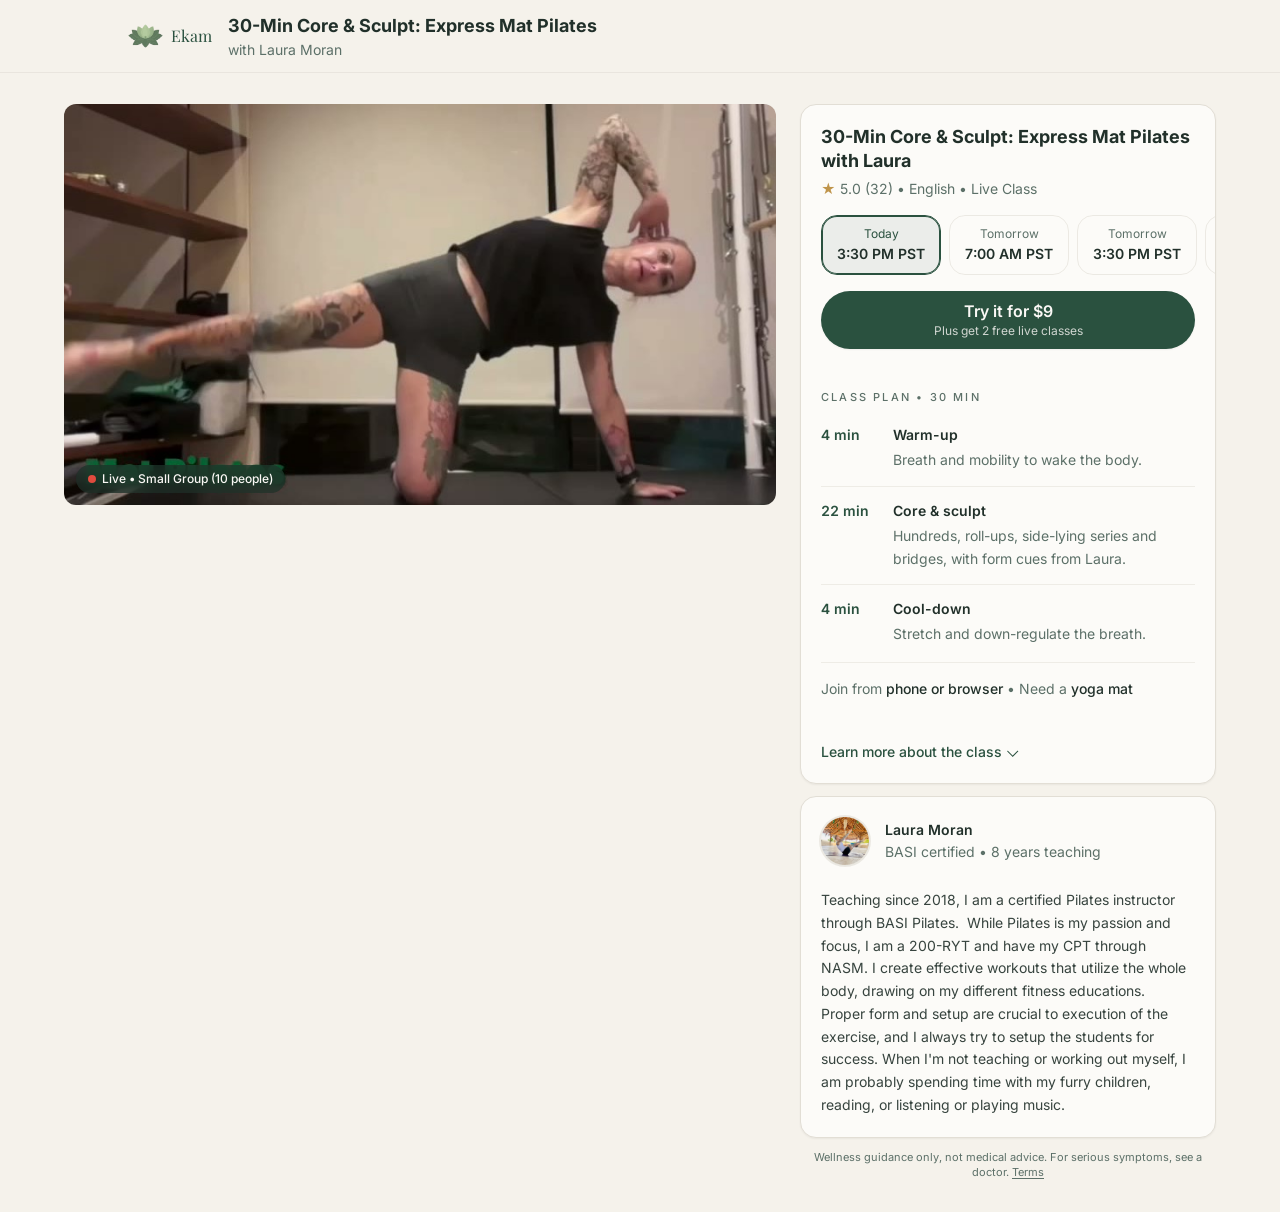
<file: experiment/landing-page-test1.html>
<!DOCTYPE html>
<html lang="en">
<head>
<meta charset="UTF-8">
<meta name="viewport" content="width=device-width, initial-scale=1.0, viewport-fit=cover">
<title>30-Min Core &amp; Sculpt: Express Mat Pilates with Laura Moran - Ekam</title>
<meta name="description" content="Center your mind and fire up your deep core in just 30 minutes. This express mat Pilates flow focuses on controlled, low-impact movements designed to lengthen, sculpt, and build functional stability throughout the entire body.">
<link rel="preconnect" href="https://fonts.googleapis.com">
<link rel="preconnect" href="https://fonts.gstatic.com" crossorigin>
<link href="https://fonts.googleapis.com/css2?family=Playfair+Display:wght@400;500&family=Inter:wght@400;500;600;700&display=swap" rel="stylesheet">
<link rel="stylesheet" href="shared.css">
<style>
  /* page scaffold (compiled layout classes from the live-class view) */
  .page { min-height: 100vh; background: hsl(var(--background)); }
  @media (max-width: 639.98px) {
    .page { padding-bottom: calc(7.5rem + var(--safe-area-bottom)); }
  }

  main.page-main { padding: 1.5rem 1rem; }
  .page-col {
    max-width: 42rem;            /* max-w-2xl */
    margin-inline: auto;
  }
  .page-col > * + * { margin-top: 1rem; }   /* space-y-4 */

  /* header content aligns with the page column on wide screens */
  .site-header-inner { max-width: 66rem; margin-inline: auto; }

  /* ---- desktop: two columns — big video left, narrower content right ---- */
  @media (min-width: 1024px) {
    main.page-main { padding: 2rem 2.5rem; }
    .page-col {
      max-width: 72rem;
      display: grid;
      grid-template-columns: minmax(0, 1.5fr) minmax(0, 26rem);
      gap: 0.75rem 1.5rem;
      align-items: start;
    }
    .page-col > * + * { margin-top: 0; }
    .page-col .cover {
      grid-column: 1;
      grid-row: 1;
      align-self: start;
      position: sticky;
      top: calc(4.5rem + 2rem + var(--safe-area-top));
    }
    .card, .disclaimer { grid-column: 2; }
  }

  /* cover media: still image on mobile, playing video on desktop */
  .cover-reel { display: none; }
  @media (min-width: 1024px) {
    .cover-still { display: none; }
    .cover-reel { display: block; }
  }

  .cover { position: relative; }
  .cover img,
  .cover video {
    aspect-ratio: 16 / 9;
    width: 100%;
    border-radius: 0.75rem;
    object-fit: cover;
  }
  .cover-tag {
    position: absolute;
    left: 0.75rem;
    bottom: 0.75rem;
    display: inline-flex;
    align-items: center;
    gap: 0.375rem;
    border-radius: 9999px;
    background: hsl(var(--foreground) / 0.65);
    backdrop-filter: blur(8px);
    -webkit-backdrop-filter: blur(8px);
    color: hsl(var(--primary-foreground));
    font-size: 0.75rem;
    line-height: 1rem;
    font-weight: 500;
    padding: 0.375rem 0.75rem;
  }
  .cover-tag .live-dot {
    width: 0.5rem;
    height: 0.5rem;
    border-radius: 9999px;
    background: hsl(var(--destructive));
    animation: live-pulse 1.8s ease-in-out infinite;
  }
  @keyframes live-pulse {
    0%, 100% { opacity: 1; }
    50% { opacity: 0.45; }
  }

  .meta-list {
    display: flex;
    flex-direction: column;
    gap: 0.375rem;
    padding-inline: 0.25rem;
    font-size: 0.875rem;
    line-height: 1.25rem;
    color: hsl(var(--muted-foreground));
  }
  .meta-list span { display: flex; align-items: center; gap: 0.5rem; }
  .meta-list svg { height: 1rem; width: 1rem; flex-shrink: 0; }

  /* head: avatar + name row, class title below */
  .avatar-lg { height: 3rem; width: 3rem; }
  .profile-row { display: flex; align-items: center; gap: 1rem; }
  .profile-head { margin-bottom: 1.5rem; }
  .class-meta-line {
    margin-top: 0.375rem;
    font-size: 0.875rem;
    line-height: 1.25rem;
    color: hsl(var(--muted-foreground));
  }
  .class-meta-line .star { color: hsl(var(--gold)); }
  .profile-info { min-width: 0; flex: 1; }
  .profile-title { font-size: 1.125rem; line-height: 1.5rem; font-weight: 700; }
  .profile-name { font-size: 0.875rem; line-height: 1.25rem; font-weight: 600; }
  .divider {
    border: 0;
    border-top: 1px solid hsl(var(--border) / 0.6);
    margin: 0;
  }
  .profile-cred {
    margin-top: 0.125rem;
    font-size: 0.875rem;
    line-height: 1.25rem;
    color: hsl(var(--muted-foreground));
  }

  .section-block > * + * { margin-top: 1rem; }

  .panel-title { font-weight: 500; }

  /* time slots — horizontal chips */
  .slot-list {
    display: flex;
    gap: 0.5rem;
    overflow-x: auto;
    /* bleed through the card padding so chips scroll edge-to-edge */
    margin-inline: -1.25rem;
    padding-inline: 1.25rem;
    scrollbar-width: none;
  }
  .slot-list::-webkit-scrollbar { display: none; }
  .slot {
    flex: 0 0 auto;
    min-width: 7.5rem;
    white-space: nowrap;
    display: flex;
    flex-direction: column;
    align-items: center;
    gap: 0.125rem;
    border: 1px solid hsl(var(--border) / 0.6);
    background: transparent;
    border-radius: 1rem;
    padding: 0.625rem 0.75rem;
    text-align: center;
    color: hsl(var(--foreground));
    transition: var(--transition-smooth);
  }
  .slot:hover { border-color: hsl(var(--accent) / 0.3); }
  .slot-day {
    font-size: 0.75rem;
    line-height: 1rem;
    color: hsl(var(--muted-foreground));
  }
  .slot-time {
    font-size: 0.875rem;
    line-height: 1.25rem;
    font-weight: 600;
  }
  .slot.selected {
    border-color: hsl(var(--accent));
    box-shadow: inset 0 0 0 1px hsl(var(--accent));
    background: hsl(var(--accent) / 0.08);
  }
  .slot.selected .slot-day { color: hsl(var(--accent)); }

  /* "Learn more" expander */
  .learn-more summary {
    list-style: none;
    cursor: pointer;
    font-size: 0.875rem;
    line-height: 1.25rem;
    font-weight: 500;
    color: hsl(var(--primary));
    display: inline-flex;
    align-items: center;
    gap: 0.375rem;
  }
  .learn-more summary::-webkit-details-marker { display: none; }
  .learn-more summary::after {
    content: "";
    width: 0.5rem;
    height: 0.5rem;
    border-right: 1.5px solid currentColor;
    border-bottom: 1.5px solid currentColor;
    transform: rotate(45deg) translateY(-1px);
    transition: transform 0.2s;
  }
  .learn-more[open] summary::after { transform: rotate(-135deg) translateY(-1px); }
  .learn-more summary:hover { text-decoration: underline; }
  .learn-more[open] summary { margin-bottom: 0.625rem; }

  /* class plan: flat inside the card — no border, no side padding */
  .class-plan {
    border: 0;
    padding-inline: 0;
    border-radius: 0;
    background: transparent;
  }

  /* class plan segment titles: same size as detail text, a bit thicker */
  .class-plan .seg-title {
    font-size: 0.875rem;
    line-height: 1.25rem;
    font-weight: 600;
  }

  .about-bio {
    font-size: 0.875rem;
    line-height: 1.625;
    color: hsl(var(--foreground) / 0.9);
    white-space: pre-wrap;
  }

  .class-desc {
    font-size: 0.875rem;
    line-height: 1.25rem;
    color: hsl(var(--muted-foreground));
  }

  .cta-block {
    display: none;
    flex-direction: column;
    align-items: center;
    padding-top: 0;
  }
  @media (min-width: 640px) { .cta-block { display: flex; } }
  .cta-stack {
    display: flex;
    width: 100%;
    flex-direction: column;
    align-items: center;
    gap: 0.625rem;
  }


  .disclaimer { padding-inline: 0.25rem; }

  /* test1: no footer bar — just a floating CTA button */
  .mobile-cta-bar {
    background: transparent;
    border-top: 0;
    backdrop-filter: none;
    -webkit-backdrop-filter: none;
    pointer-events: none;
  }
  .mobile-cta-bar .btn {
    pointer-events: auto;
    box-shadow: 0 10px 30px -8px hsl(var(--foreground) / 0.4);
  }

  /* hover: solid, 20% darker (no opacity) */
  .btn-default:hover {
    background: hsl(152 32% 19%);
  }

  /* CTA fills the content width */
  .btn-cta { width: 100% !important; max-width: none; }

  /* two-line CTA label */
  .btn-cta {
    white-space: normal;
    text-align: center;
    height: auto;
    min-height: 3rem;
    padding-block: 0.625rem;
    flex-direction: column;
    gap: 0.125rem;
  }
  .cta-line1 {
    font-size: 1rem;
    line-height: 1.25rem;
    font-weight: 600;
  }
  .cta-line2 {
    font-size: 0.75rem;
    line-height: 1rem;
    font-weight: 400;
    color: hsl(var(--primary-foreground) / 0.8);
  }
</style>
</head>
<body>
<div class="page">

  <!-- Fixed header: logo + class title -->
  <header class="site-header">
    <div class="site-header-inner">
      <a class="brand-link" href="https://ekamwellness.ai/" aria-label="Ekam home">
        <img src="images/ekam-logo.webp" alt="">
        <span class="wordmark">Ekam</span>
      </a>
      <div class="header-title-wrap">
        <h1 class="header-title">30-Min Core &amp; Sculpt: Express Mat Pilates</h1>
        <p class="header-subtitle">with Laura Moran</p>
      </div>
    </div>
  </header>
  <div class="site-header-spacer" aria-hidden="true"></div>

  <main class="page-main container">
    <div class="page-col">

      <!-- Cover video -->
      <div class="cover">
        <img class="cover-still" src="images/reel-first-frame.jpg" alt="30-Min Core &amp; Sculpt: Express Mat Pilates">
        <video class="cover-reel" src="images/ekam-landing-reel.mp4" poster="images/reel-first-frame.jpg" autoplay loop muted playsinline preload="metadata" aria-label="30-Min Core &amp; Sculpt: Express Mat Pilates"></video>
        <span class="cover-tag"><span class="live-dot" aria-hidden="true"></span>Live • Small Group (10 people)</span>
      </div>

      <!-- Main card -->
      <div class="card">
        <div class="card-content">

          <!-- Class title + meta, instructor below -->
          <h2 class="profile-title">30-Min Core &amp; Sculpt: Express Mat Pilates with Laura</h2>
          <p class="class-meta-line"><span class="star">&#9733;</span> 5.0 (32) &bull; English &bull; Live Class</p>
          <div class="slot-list" id="slotList">
            <button type="button" class="slot selected">
              <span class="slot-day">Today</span>
              <span class="slot-time">3:30 PM PST</span>
            </button>
            <button type="button" class="slot">
              <span class="slot-day">Tomorrow</span>
              <span class="slot-time">7:00 AM PST</span>
            </button>
            <button type="button" class="slot">
              <span class="slot-day">Tomorrow</span>
              <span class="slot-time">3:30 PM PST</span>
            </button>
            <button type="button" class="slot">
              <span class="slot-day">Sat, Oct 18</span>
              <span class="slot-time">3:30 PM PST</span>
            </button>
          </div>



          <!-- Reserve -->
          <div class="section-block" id="sec-reserve">
            <div class="cta-block">
              <div class="cta-stack">
                <a class="btn btn-default btn-cta" href="https://ekamwellness.ai/live-class/b208496e-685b-4ab9-9372-817bc80faf57"><span class="cta-line1">Try it for $9</span><span class="cta-line2">Plus get 2 free live classes</span></a>
              </div>
            </div>
          </div>

          <!-- Agenda -->
          <div class="section-block" id="sec-agenda">
            <section class="class-plan">
              <div class="class-plan-head">
                <h2>Class plan &bull; 30 min</h2>
              </div>
              <ol>
                <li>
                  <p class="seg-min">4 min</p>
                  <div class="seg-body">
                    <p class="seg-title">Warm-up</p>
                    <p class="seg-detail">Breath and mobility to wake the body.</p>
                  </div>
                </li>
                <li>
                  <p class="seg-min">22 min</p>
                  <div class="seg-body">
                    <p class="seg-title">Core &amp; sculpt</p>
                    <p class="seg-detail">Hundreds, roll-ups, side-lying series and bridges, with form cues from Laura.</p>
                  </div>
                </li>
                <li>
                  <p class="seg-min">4 min</p>
                  <div class="seg-body">
                    <p class="seg-title">Cool-down</p>
                    <p class="seg-detail">Stretch and down-regulate the breath.</p>
                  </div>
                </li>
              </ol>
              <p class="equipment">Join from <strong>phone or browser</strong> &bull; Need a <strong>yoga mat</strong></p>
            </section>
          </div>

          <!-- Class intro (collapsed) -->
          <details class="learn-more">
            <summary>Learn more about the class</summary>
            <p class="class-desc">Center your mind and fire up your deep core in just 30 minutes. This express mat Pilates flow focuses on controlled, low-impact movements designed to lengthen, sculpt, and build functional stability throughout the entire body. Perfect for all fitness levels, tune in to your breath, and leave feeling taller, stronger, and energized.</p>
          </details>



        </div>
      </div>


      <!-- Instructor card -->
      <div class="card">
        <div class="card-content">
          <div class="profile-head">
            <div class="profile-row">
              <div class="avatar avatar-lg avatar-ring">
                <img src="images/instructor-laura.jpg" alt="Laura Moran" style="object-position: center 20%;">
              </div>
              <div class="profile-info">
                <p class="profile-name">Laura Moran</p>
                <p class="profile-cred">BASI certified &bull; 8 years teaching</p>
              </div>
            </div>
          </div>
          <p class="about-bio">Teaching since 2018, I am a certified Pilates instructor through BASI Pilates.  While Pilates is my passion and focus, I am a 200-RYT and have my CPT through NASM. I create effective workouts that utilize the whole body, drawing on my different fitness educations.   Proper form and setup are crucial to execution of the exercise, and I always try to setup the students for success. When I'm not teaching or working out myself, I am probably spending time with my furry children, reading, or listening or playing music.</p>
        </div>
      </div>

      <!-- Disclaimer -->
      <p class="disclaimer">Wellness guidance only, not medical advice. For serious symptoms, see a doctor. <a href="https://ekamwellness.ai/terms">Terms</a></p>

    </div>
  </main>

  <!-- Mobile fixed bottom CTA -->
  <div class="mobile-cta-bar">
    <div class="mobile-cta-bar-inner">
      <div class="cta-stack">
        <a class="btn btn-default btn-cta" href="https://ekamwellness.ai/live-class/b208496e-685b-4ab9-9372-817bc80faf57"><span class="cta-line1">Try it for $9</span><span class="cta-line2">Plus get 2 free live classes</span></a>
      </div>
    </div>
  </div>

</div>

<script>

  // Time slots — nearest is selected by default; click to switch
  document.querySelectorAll('#slotList .slot').forEach(slot => {
    slot.addEventListener('click', () => {
      document.querySelectorAll('#slotList .slot').forEach(s => s.classList.toggle('selected', s === slot));
    });
  });

</script>
</body>
</html>
</file>
<file: experiment/shared.css>
/* ============================================================
   Ekam — shared web styles (extracted 1:1 from ekamwellness.ai)
   Tokens = the site's real :root light theme.
   Fonts: Inter (body/sans) + Playfair Display (brand/serif).
   ============================================================ */

:root {
  --background: 43 32% 94%;
  --foreground: 155 18% 16%;
  --card: 42 35% 98%;
  --card-foreground: 155 18% 16%;
  --primary: 152 32% 24%;
  --primary-foreground: 42 35% 97%;
  --primary-glow: 152 28% 32%;
  --secondary: 145 22% 92%;
  --secondary-foreground: 152 24% 22%;
  --muted: 43 24% 91%;
  --muted-foreground: 155 10% 40%;
  --accent: 152 32% 24%;
  --accent-foreground: 42 35% 97%;
  --gold: 38 48% 52%;
  --gold-foreground: 42 35% 97%;
  --destructive: 5 72% 56%;
  --destructive-foreground: 0 0% 100%;
  --brand-terracotta: 16 58% 56%;
  --brand-forest: 152 32% 24%;
  --border: 43 18% 86%;
  --input: 43 18% 86%;
  --ring: 152 32% 24%;
  --radius: 1rem;
  --gradient-primary: linear-gradient(135deg, hsl(152 32% 24%), hsl(152 28% 32%));
  --gradient-hero: linear-gradient(160deg, hsl(43 32% 94%) 0%, hsl(42 28% 90%) 100%);
  --gradient-card: linear-gradient(to bottom, hsl(42 35% 98%), hsl(43 30% 95%));
  --shadow-soft: 0 2px 12px rgba(0, 0, 0, .04);
  --transition-smooth: all .3s cubic-bezier(.4, 0, .2, 1);
  --safe-area-top: env(safe-area-inset-top, 0px);
  --safe-area-bottom: env(safe-area-inset-bottom, 0px);

  --font-sans: "Inter", system-ui, sans-serif;
  --font-serif: "Playfair Display", Georgia, serif;
}

/* ---------- Base (Tailwind-preflight equivalent) ---------- */
*, *::before, *::after { box-sizing: border-box; border: 0 solid hsl(var(--border)); }

html { -webkit-text-size-adjust: 100%; }

body {
  margin: 0;
  font-family: var(--font-sans);
  font-size: 16px;
  line-height: 1.5;
  background: hsl(var(--background));
  color: hsl(var(--foreground));
  overflow-x: clip;
  width: 100%;
  max-width: 100vw;
  -webkit-font-smoothing: antialiased;
}

h1, h2, h3, p, ol, ul, li { margin: 0; padding: 0; }
ol, ul { list-style: none; }
img, svg, video { display: block; max-width: 100%; }
button { font: inherit; color: inherit; background: none; border: 0; padding: 0; cursor: pointer; }
a { color: inherit; text-decoration: none; }

.font-serif, .font-brand { font-family: var(--font-serif); font-feature-settings: "lnum"; }

button:focus-visible, a:focus-visible {
  outline: none;
  box-shadow: 0 0 0 2px hsl(var(--background)), 0 0 0 4px hsl(var(--ring));
}

/* ---------- Layout ---------- */
.container { width: 100%; margin-inline: auto; }

/* ---------- Fixed app header (consumer-header-shell) ---------- */
.site-header {
  position: fixed;
  inset-inline: 0;
  top: 0;
  z-index: 50;
  border-bottom: 1px solid hsl(var(--border) / 0.6);
  background: hsl(var(--background));
  padding-top: var(--safe-area-top);
}
.site-header-inner {
  height: 4.5rem;
  display: flex;
  align-items: center;
  gap: 1rem;
  padding-inline: 1rem;
}
.site-header-spacer { flex-shrink: 0; height: calc(4.5rem + var(--safe-area-top)); }

.brand-link {
  display: flex;
  flex-shrink: 0;
  align-items: center;
  gap: 0.5rem;
  border-radius: 0.375rem;
  transition: opacity 0.15s;
}
.brand-link:hover { opacity: 0.8; }
.brand-link img { height: 1.5rem; width: auto; flex-shrink: 0; }
.brand-link .wordmark {
  font-family: var(--font-serif);
  font-feature-settings: "lnum";
  font-size: 1rem;
  line-height: 1.5rem;
  color: hsl(var(--brand-forest));
}

.header-title-wrap { min-width: 0; }
.header-title {
  overflow: hidden;
  text-overflow: ellipsis;
  white-space: nowrap;
  font-weight: 700;
  font-size: 1.125rem;
  line-height: 1.75rem;
}
.header-subtitle {
  overflow: hidden;
  text-overflow: ellipsis;
  white-space: nowrap;
  font-size: 0.875rem;
  line-height: 1.25rem;
  color: hsl(var(--muted-foreground));
}

/* ---------- Buttons (site buttonVariants) ---------- */
.btn {
  display: inline-flex;
  align-items: center;
  justify-content: center;
  gap: 0.5rem;
  white-space: nowrap;
  border-radius: 9999px;
  font-size: 0.875rem;
  font-weight: 500;
  transition: var(--transition-smooth);
}
.btn:disabled { pointer-events: none; opacity: 0.5; }
.btn svg { width: 1rem; height: 1rem; flex-shrink: 0; pointer-events: none; }

.btn-default {
  background: hsl(var(--primary));
  color: hsl(var(--primary-foreground));
  box-shadow: 0 1px 2px 0 rgb(0 0 0 / .05);
}
.btn-default:hover {
  background: hsl(var(--primary) / 0.9);
  box-shadow: 0 4px 6px -1px rgb(0 0 0 / .1), 0 2px 4px -2px rgb(0 0 0 / .1);
}

.btn-outline {
  border: 1px solid hsl(var(--border));
  background: hsl(var(--background));
}
.btn-outline:hover {
  background: hsl(var(--accent) / 0.1);
  color: hsl(var(--accent));
}

/* size lg + the class-page CTA sizing */
.btn-cta {
  height: 3rem;
  width: 100%;
  max-width: 28rem;
  padding-inline: 2.5rem;
  font-size: 1rem;
  line-height: 1.5rem;
}
@media (min-width: 640px) {
  .btn-cta { width: auto; min-width: 280px; }
}
.btn-cta.btn-outline { white-space: normal; padding-inline: 1.5rem; text-align: center; }

/* ---------- Card (shadcn) ---------- */
.card {
  border-radius: var(--radius);
  border: 1px solid hsl(var(--border));
  background: hsl(var(--card));
  color: hsl(var(--card-foreground));
  box-shadow: 0 1px 2px 0 rgb(0 0 0 / .05);
}
.card-content { padding: 1.25rem; }
.card-content > * + * { margin-top: 1rem; }

/* ---------- Avatar ---------- */
.avatar {
  position: relative;
  flex-shrink: 0;
  overflow: hidden;
  border-radius: 9999px;
  background: hsl(var(--muted));
}
.avatar img { height: 100%; width: 100%; object-fit: cover; }
.avatar-xl { height: 7rem; width: 7rem; }
.avatar-ring {
  box-shadow: 0 0 0 2px hsl(var(--border) / 0.6), 0 1px 2px 0 rgb(0 0 0 / .05);
}

/* ---------- Class plan (ClassBreakdown) ---------- */
.class-plan {
  border-radius: 1.5rem;
  border: 1px solid hsl(var(--border) / 0.6);
  background: hsl(var(--card) / 0.8);
  padding: 1.25rem;
}
@media (min-width: 640px) { .class-plan { padding: 1.5rem; } }

.class-plan-head {
  display: flex;
  align-items: baseline;
  justify-content: space-between;
  gap: 0.75rem;
}
.class-plan-head h2 {
  font-size: 11px;
  line-height: 1rem;
  font-weight: 500;
  text-transform: uppercase;
  letter-spacing: 0.2em;
  color: hsl(var(--muted-foreground));
}
.class-plan-head .total {
  font-size: 0.75rem;
  line-height: 1rem;
  font-variant-numeric: tabular-nums;
  color: hsl(var(--muted-foreground));
}

.class-plan ol { margin-top: 1.25rem; }
.class-plan li {
  display: flex;
  gap: 1rem;
  padding-block: 0.875rem;
}
.class-plan li + li { border-top: 1px solid hsl(var(--border) / 0.5); }
.class-plan li:first-child { padding-top: 0; }
.class-plan li:last-child { padding-bottom: 0; }

.class-plan .seg-min {
  width: 3.5rem;
  flex-shrink: 0;
  font-size: 0.875rem;
  line-height: 1.25rem;
  font-weight: 600;
  font-variant-numeric: tabular-nums;
  color: hsl(var(--accent));
}
.class-plan .seg-body { min-width: 0; }
.class-plan .seg-title { font-weight: 500; line-height: 1.25; color: hsl(var(--foreground)); }
.class-plan .seg-detail {
  margin-top: 0.25rem;
  font-size: 0.875rem;
  line-height: 1.625;
  color: hsl(var(--muted-foreground));
}
.class-plan .equipment {
  margin-top: 1rem;
  border-top: 1px solid hsl(var(--border) / 0.5);
  padding-top: 1rem;
  font-size: 0.875rem;
  line-height: 1.25rem;
  color: hsl(var(--muted-foreground));
}
.class-plan .equipment strong { font-weight: 500; color: hsl(var(--foreground)); }

/* ---------- Utility text ---------- */
.text-muted { color: hsl(var(--muted-foreground)); }

.line-clamp-2 {
  display: -webkit-box;
  -webkit-box-orient: vertical;
  -webkit-line-clamp: 2;
  overflow: hidden;
}

/* ---------- Disclaimer (WellnessDisclaimer compact) ---------- */
.disclaimer {
  font-size: 11px;
  line-height: 1.375;
  color: hsl(var(--muted-foreground));
  text-align: center;
}
.disclaimer a {
  text-decoration: underline;
  text-underline-offset: 2px;
}
.disclaimer a:hover { color: hsl(var(--foreground)); }

/* ---------- Mobile fixed bottom CTA bar ---------- */
.mobile-cta-bar {
  position: fixed;
  inset-inline: 0;
  bottom: 0;
  z-index: 40;
  border-top: 1px solid hsl(var(--border) / 0.6);
  background: hsl(var(--background) / 0.95);
  padding: 0.75rem 1rem calc(0.75rem + var(--safe-area-bottom));
  backdrop-filter: blur(12px);
  -webkit-backdrop-filter: blur(12px);
}
.mobile-cta-bar-inner {
  margin-inline: auto;
  display: flex;
  width: 100%;
  max-width: 42rem;
  flex-direction: column;
  align-items: center;
}
@media (min-width: 640px) { .mobile-cta-bar { display: none; } }
</file>
